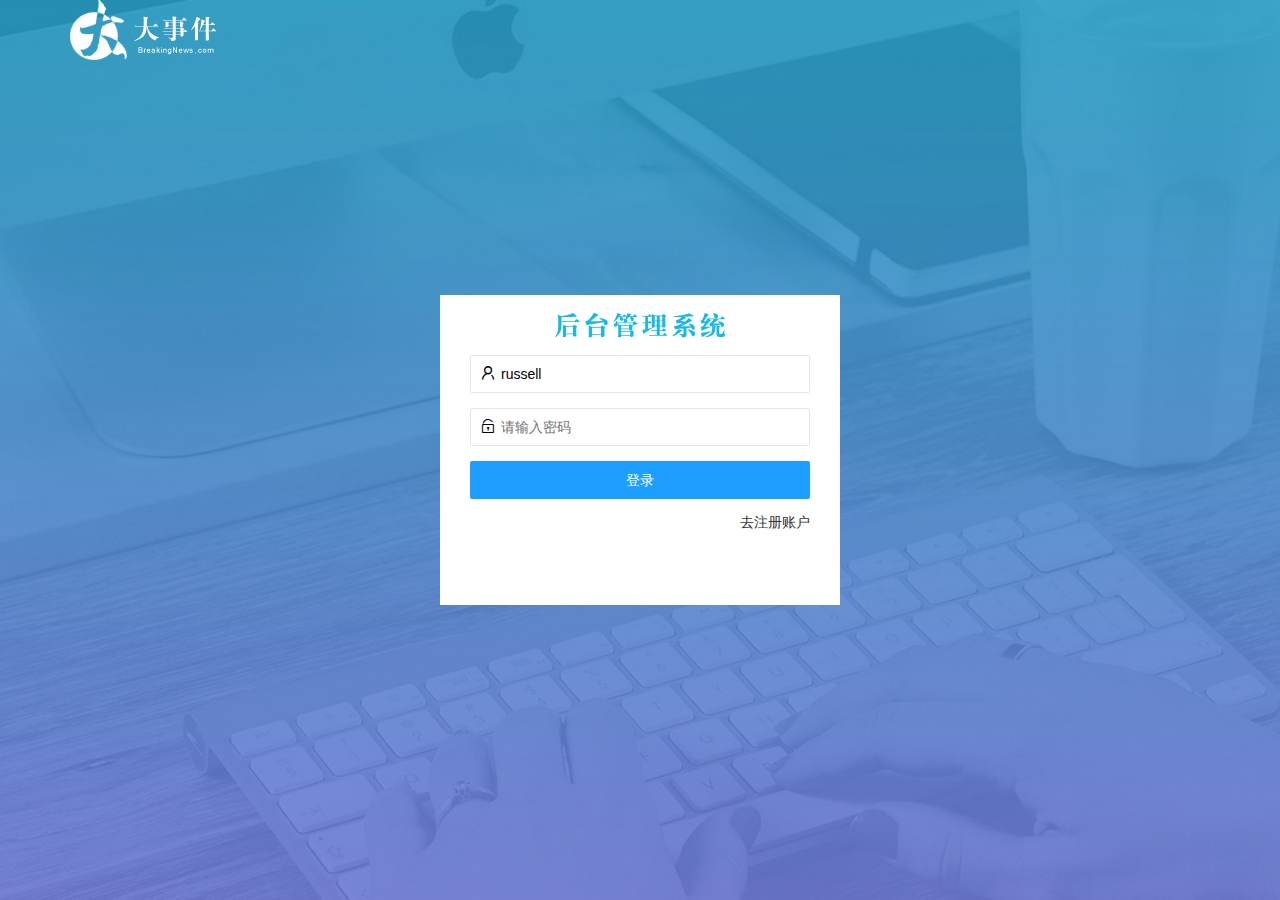
<file: login.html>
<!doctype html>
<html lang="en">
<head>
    <meta charset="UTF-8">
    <meta name="viewport"
          content="width=device-width, user-scalable=no, initial-scale=1.0, maximum-scale=1.0, minimum-scale=1.0">
    <meta http-equiv="X-UA-Compatible" content="ie=edge">
    <title>Document</title>
    <!--  导入layui样式-->
    <link rel="stylesheet" href="./css/layui.css">
    <!-- 导入自己的样式-->
    <link rel="stylesheet" href="./css/login.css">
</head>
<body>

<!--login 区域-->
<div class="layui-main">
    <img src="images/logo.png" alt="">
</div>
<!--登录注册-->
<div class="login-and-register">
    <!--    title-->
    <div class="title"></div>
    <!-- 登录-->
     <div class="login-box">
         <form class="layui-form "  id="form-login">
             <!-- 账户-->
             <div class="layui-form-item">
                 <i class="layui-icon layui-icon-username"></i>
                 <input type="text" name="username"  value ="russell" required lay-verify="required" placeholder="请输入用户名" autocomplete="off"
                        class="layui-input">
             </div>
             <!-- 密码-->
             <div class="layui-form-item">
                 <i class="layui-icon layui-icon-password"></i>
                 <input type="password" name="password" required lay-verify="required" placeholder="请输入密码" autocomplete="off"
                        class="layui-input">
             </div>
             <!-- 登录按钮-->
             <div class="layui-form-item">
                 <button class="layui-btn layui-btn-fluid  layui-btn-normal" lay-submit lay-filter="formDemo">登录</button>
             </div>
             <div class="layui-form-item links">
                 <a id="register-btn" href="JavaScript:;">去注册账户</a>
             </div>
         </form>
     </div>
    <!-- 注册-->
     <div class="regster-box">
         <form class="layui-form " id="form-register">
             <!-- 账户-->
             <div class="layui-form-item">
                 <i class="layui-icon layui-icon-username"></i>
                 <input type="text" name="username" required lay-verify="username" placeholder="请输入用户名" autocomplete="off"
                        class="layui-input">
             </div>
             <!-- 密码1-->
             <div class="layui-form-item">
                 <i class="layui-icon layui-icon-password"></i>
                 <input type="password" name="password" required lay-verify="required" placeholder="请输入密码" autocomplete="off"
                        class="layui-input">
             </div>
             <!-- 密码2-->
             <div class="layui-form-item">
                 <i class="layui-icon layui-icon-password"></i>
                 <input type="password" name="repassword" required lay-verify="repassword" placeholder="请输入密码" autocomplete="off"
                        class="layui-input">
             </div>
             <!-- 登录按钮-->
             <div class="layui-form-item">
                 <button  class="layui-btn layui-btn-fluid  layui-btn-normal" lay-submit lay-filter="formDemo">注册</button>
             </div>
             <div class="layui-form-item links">
                 <a id="login-btn" href="JavaScript:;">去登录</a>
             </div>

         </form>
     </div>
</div>

<!--导入layui-->
<script src="layui.all.js"></script>
<!--导入jquery-->
<script src="./lib/jquery-3.5.1.js"></script>
<!--导入base api-->
<script src="./js/baseApi.js"></script>
<!--导入自己的js-->
<script src="./js/login.js"></script>

</body>
</html>
</file>
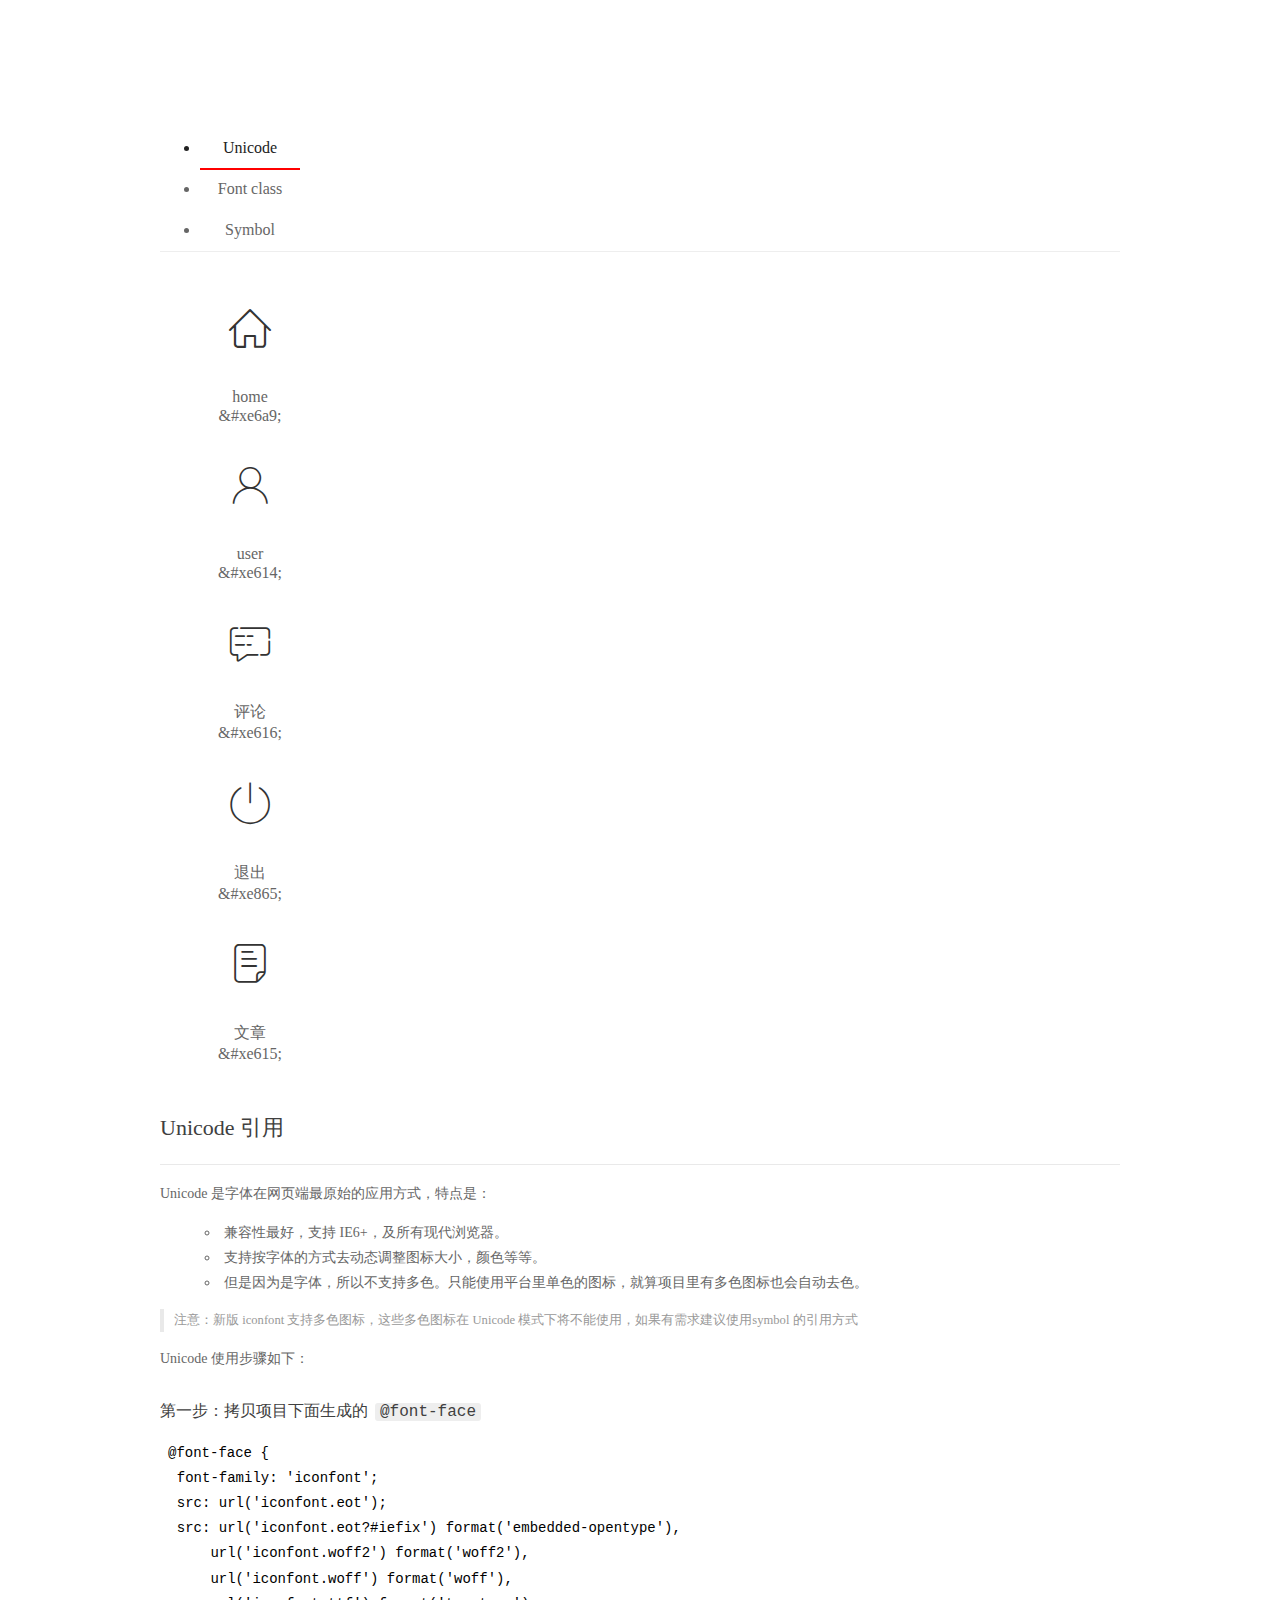
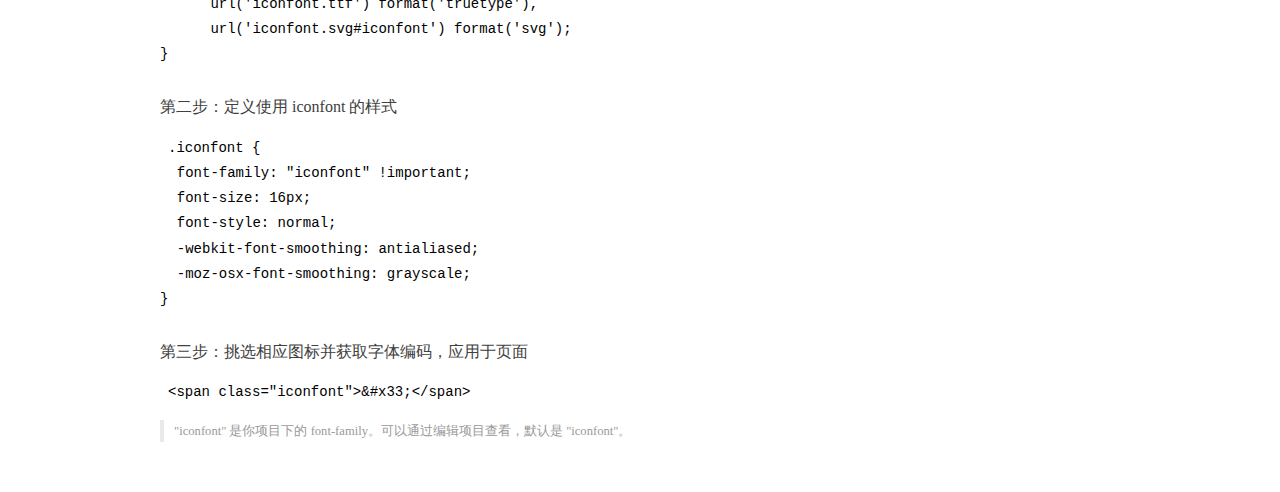
<file: fonts/demo_index.html>
<!DOCTYPE html>
<html>
<head>
  <meta charset="utf-8"/>
  <title>IconFont Demo</title>
  <link rel="shortcut icon" href="https://gtms04.alicdn.com/tps/i4/TB1_oz6GVXXXXaFXpXXJDFnIXXX-64-64.ico" type="image/x-icon"/>
  <link rel="stylesheet" href="https://g.alicdn.com/thx/cube/1.3.2/cube.min.css">
  <link rel="stylesheet" href="demo.css">
  <link rel="stylesheet" href="iconfont.css">
  <script src="iconfont.js"></script>
  <!-- jQuery -->
  <script src="https://a1.alicdn.com/oss/uploads/2018/12/26/7bfddb60-08e8-11e9-9b04-53e73bb6408b.js"></script>
  <!-- 代码高亮 -->
  <script src="https://a1.alicdn.com/oss/uploads/2018/12/26/a3f714d0-08e6-11e9-8a15-ebf944d7534c.js"></script>
</head>
<body>
  <div class="main">
    <h1 class="logo"><a href="https://www.iconfont.cn/" title="iconfont 首页" target="_blank">&#xe86b;</a></h1>
    <div class="nav-tabs">
      <ul id="tabs" class="dib-box">
        <li class="dib active"><span>Unicode</span></li>
        <li class="dib"><span>Font class</span></li>
        <li class="dib"><span>Symbol</span></li>
      </ul>
      
    </div>
    <div class="tab-container">
      <div class="content unicode" style="display: block;">
          <ul class="icon_lists dib-box">
          
            <li class="dib">
              <span class="icon iconfont">&#xe6a9;</span>
                <div class="name">home</div>
                <div class="code-name">&amp;#xe6a9;</div>
              </li>
          
            <li class="dib">
              <span class="icon iconfont">&#xe614;</span>
                <div class="name">user</div>
                <div class="code-name">&amp;#xe614;</div>
              </li>
          
            <li class="dib">
              <span class="icon iconfont">&#xe616;</span>
                <div class="name">评论</div>
                <div class="code-name">&amp;#xe616;</div>
              </li>
          
            <li class="dib">
              <span class="icon iconfont">&#xe865;</span>
                <div class="name">退出</div>
                <div class="code-name">&amp;#xe865;</div>
              </li>
          
            <li class="dib">
              <span class="icon iconfont">&#xe615;</span>
                <div class="name">文章</div>
                <div class="code-name">&amp;#xe615;</div>
              </li>
          
          </ul>
          <div class="article markdown">
          <h2 id="unicode-">Unicode 引用</h2>
          <hr>

          <p>Unicode 是字体在网页端最原始的应用方式，特点是：</p>
          <ul>
            <li>兼容性最好，支持 IE6+，及所有现代浏览器。</li>
            <li>支持按字体的方式去动态调整图标大小，颜色等等。</li>
            <li>但是因为是字体，所以不支持多色。只能使用平台里单色的图标，就算项目里有多色图标也会自动去色。</li>
          </ul>
          <blockquote>
            <p>注意：新版 iconfont 支持多色图标，这些多色图标在 Unicode 模式下将不能使用，如果有需求建议使用symbol 的引用方式</p>
          </blockquote>
          <p>Unicode 使用步骤如下：</p>
          <h3 id="-font-face">第一步：拷贝项目下面生成的 <code>@font-face</code></h3>
<pre><code class="language-css"
>@font-face {
  font-family: 'iconfont';
  src: url('iconfont.eot');
  src: url('iconfont.eot?#iefix') format('embedded-opentype'),
      url('iconfont.woff2') format('woff2'),
      url('iconfont.woff') format('woff'),
      url('iconfont.ttf') format('truetype'),
      url('iconfont.svg#iconfont') format('svg');
}
</code></pre>
          <h3 id="-iconfont-">第二步：定义使用 iconfont 的样式</h3>
<pre><code class="language-css"
>.iconfont {
  font-family: "iconfont" !important;
  font-size: 16px;
  font-style: normal;
  -webkit-font-smoothing: antialiased;
  -moz-osx-font-smoothing: grayscale;
}
</code></pre>
          <h3 id="-">第三步：挑选相应图标并获取字体编码，应用于页面</h3>
<pre>
<code class="language-html"
>&lt;span class="iconfont"&gt;&amp;#x33;&lt;/span&gt;
</code></pre>
          <blockquote>
            <p>"iconfont" 是你项目下的 font-family。可以通过编辑项目查看，默认是 "iconfont"。</p>
          </blockquote>
          </div>
      </div>
      <div class="content font-class">
        <ul class="icon_lists dib-box">
          
          <li class="dib">
            <span class="icon iconfont icon-home"></span>
            <div class="name">
              home
            </div>
            <div class="code-name">.icon-home
            </div>
          </li>
          
          <li class="dib">
            <span class="icon iconfont icon-user"></span>
            <div class="name">
              user
            </div>
            <div class="code-name">.icon-user
            </div>
          </li>
          
          <li class="dib">
            <span class="icon iconfont icon-pinglun"></span>
            <div class="name">
              评论
            </div>
            <div class="code-name">.icon-pinglun
            </div>
          </li>
          
          <li class="dib">
            <span class="icon iconfont icon-tuichu"></span>
            <div class="name">
              退出
            </div>
            <div class="code-name">.icon-tuichu
            </div>
          </li>
          
          <li class="dib">
            <span class="icon iconfont icon-16"></span>
            <div class="name">
              文章
            </div>
            <div class="code-name">.icon-16
            </div>
          </li>
          
        </ul>
        <div class="article markdown">
        <h2 id="font-class-">font-class 引用</h2>
        <hr>

        <p>font-class 是 Unicode 使用方式的一种变种，主要是解决 Unicode 书写不直观，语意不明确的问题。</p>
        <p>与 Unicode 使用方式相比，具有如下特点：</p>
        <ul>
          <li>兼容性良好，支持 IE8+，及所有现代浏览器。</li>
          <li>相比于 Unicode 语意明确，书写更直观。可以很容易分辨这个 icon 是什么。</li>
          <li>因为使用 class 来定义图标，所以当要替换图标时，只需要修改 class 里面的 Unicode 引用。</li>
          <li>不过因为本质上还是使用的字体，所以多色图标还是不支持的。</li>
        </ul>
        <p>使用步骤如下：</p>
        <h3 id="-fontclass-">第一步：引入项目下面生成的 fontclass 代码：</h3>
<pre><code class="language-html">&lt;link rel="stylesheet" href="./iconfont.css"&gt;
</code></pre>
        <h3 id="-">第二步：挑选相应图标并获取类名，应用于页面：</h3>
<pre><code class="language-html">&lt;span class="iconfont icon-xxx"&gt;&lt;/span&gt;
</code></pre>
        <blockquote>
          <p>"
            iconfont" 是你项目下的 font-family。可以通过编辑项目查看，默认是 "iconfont"。</p>
        </blockquote>
      </div>
      </div>
      <div class="content symbol">
          <ul class="icon_lists dib-box">
          
            <li class="dib">
                <svg class="icon svg-icon" aria-hidden="true">
                  <use xlink:href="#icon-home"></use>
                </svg>
                <div class="name">home</div>
                <div class="code-name">#icon-home</div>
            </li>
          
            <li class="dib">
                <svg class="icon svg-icon" aria-hidden="true">
                  <use xlink:href="#icon-user"></use>
                </svg>
                <div class="name">user</div>
                <div class="code-name">#icon-user</div>
            </li>
          
            <li class="dib">
                <svg class="icon svg-icon" aria-hidden="true">
                  <use xlink:href="#icon-pinglun"></use>
                </svg>
                <div class="name">评论</div>
                <div class="code-name">#icon-pinglun</div>
            </li>
          
            <li class="dib">
                <svg class="icon svg-icon" aria-hidden="true">
                  <use xlink:href="#icon-tuichu"></use>
                </svg>
                <div class="name">退出</div>
                <div class="code-name">#icon-tuichu</div>
            </li>
          
            <li class="dib">
                <svg class="icon svg-icon" aria-hidden="true">
                  <use xlink:href="#icon-16"></use>
                </svg>
                <div class="name">文章</div>
                <div class="code-name">#icon-16</div>
            </li>
          
          </ul>
          <div class="article markdown">
          <h2 id="symbol-">Symbol 引用</h2>
          <hr>

          <p>这是一种全新的使用方式，应该说这才是未来的主流，也是平台目前推荐的用法。相关介绍可以参考这篇<a href="">文章</a>
            这种用法其实是做了一个 SVG 的集合，与另外两种相比具有如下特点：</p>
          <ul>
            <li>支持多色图标了，不再受单色限制。</li>
            <li>通过一些技巧，支持像字体那样，通过 <code>font-size</code>, <code>color</code> 来调整样式。</li>
            <li>兼容性较差，支持 IE9+，及现代浏览器。</li>
            <li>浏览器渲染 SVG 的性能一般，还不如 png。</li>
          </ul>
          <p>使用步骤如下：</p>
          <h3 id="-symbol-">第一步：引入项目下面生成的 symbol 代码：</h3>
<pre><code class="language-html">&lt;script src="./iconfont.js"&gt;&lt;/script&gt;
</code></pre>
          <h3 id="-css-">第二步：加入通用 CSS 代码（引入一次就行）：</h3>
<pre><code class="language-html">&lt;style&gt;
.icon {
  width: 1em;
  height: 1em;
  vertical-align: -0.15em;
  fill: currentColor;
  overflow: hidden;
}
&lt;/style&gt;
</code></pre>
          <h3 id="-">第三步：挑选相应图标并获取类名，应用于页面：</h3>
<pre><code class="language-html">&lt;svg class="icon" aria-hidden="true"&gt;
  &lt;use xlink:href="#icon-xxx"&gt;&lt;/use&gt;
&lt;/svg&gt;
</code></pre>
          </div>
      </div>

    </div>
  </div>
  <script>
  $(document).ready(function () {
      $('.tab-container .content:first').show()

      $('#tabs li').click(function (e) {
        var tabContent = $('.tab-container .content')
        var index = $(this).index()

        if ($(this).hasClass('active')) {
          return
        } else {
          $('#tabs li').removeClass('active')
          $(this).addClass('active')

          tabContent.hide().eq(index).fadeIn()
        }
      })
    })
  </script>
</body>
</html>
</file>
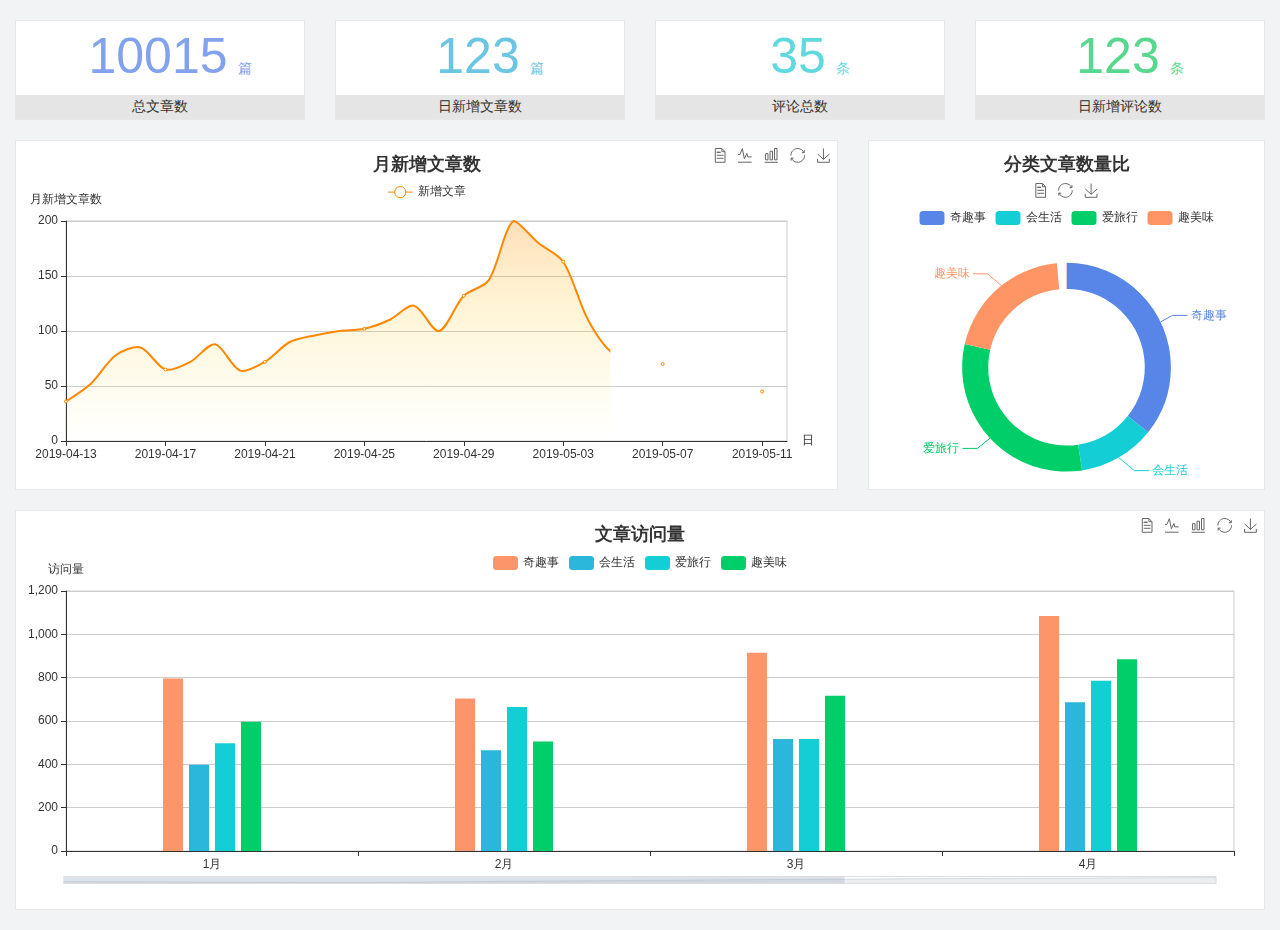
<file: home/dashboard.html>
<!DOCTYPE html>
<html lang="en">

<head>
  <meta charset="UTF-8">
  <meta name="viewport" content="width=device-width, initial-scale=1.0">
  <meta http-equiv="X-UA-Compatible" content="ie=edge">
  <title>图表统计</title>
  <link rel="stylesheet" href="../css/lib/bootstrap.css" />
  <link rel="stylesheet" href="../css/lib/main.css" />
  <script src="../lib/jquery-3.5.1.js"></script>
  <script type="text/javascript" src="../css/lib/echarts.min.js"></script>
</head>

<body>
  <div class="container-fluid">
    <div class="row spannel_list">
      <div class="col-sm-3 col-xs-6">
        <div class="spannel">
          <em>10015</em><span>篇</span>
          <b>总文章数</b>
        </div>
      </div>
      <div class="col-sm-3 col-xs-6">
        <div class="spannel scolor01">
          <em>123</em><span>篇</span>
          <b>日新增文章数</b>
        </div>
      </div>
      <div class="col-sm-3 col-xs-6">
        <div class="spannel scolor02">
          <em>35</em><span>条</span>
          <b>评论总数</b>
        </div>
      </div>
      <div class="col-sm-3 col-xs-6">
        <div class="spannel scolor03">
          <em>123</em><span>条</span>
          <b>日新增评论数</b>
        </div>
      </div>
    </div>
  </div>

  <div class="container-fluid">
    <div class="row curve-pie">
      <div class="col-lg-8 col-md-8">
        <div class="gragh_pannel" id="curve_show"></div>
      </div>
      <div class="col-lg-4 col-md-4">
        <div class="gragh_pannel" id="pie_show"></div>
      </div>
    </div>
  </div>

  <div class="container-fluid">
    <div class="column_pannel" id="column_show"></div>
  </div>

  <script>
    var oChart = echarts.init(document.getElementById('curve_show'));
    var aList_all = [
      { 'count': 36, 'date': '2019-04-13' },
      { 'count': 52, 'date': '2019-04-14' },
      { 'count': 78, 'date': '2019-04-15' },
      { 'count': 85, 'date': '2019-04-16' },
      { 'count': 65, 'date': '2019-04-17' },
      { 'count': 72, 'date': '2019-04-18' },
      { 'count': 88, 'date': '2019-04-19' },
      { 'count': 64, 'date': '2019-04-20' },
      { 'count': 72, 'date': '2019-04-21' },
      { 'count': 90, 'date': '2019-04-22' },
      { 'count': 96, 'date': '2019-04-23' },
      { 'count': 100, 'date': '2019-04-24' },
      { 'count': 102, 'date': '2019-04-25' },
      { 'count': 110, 'date': '2019-04-26' },
      { 'count': 123, 'date': '2019-04-27' },
      { 'count': 100, 'date': '2019-04-28' },
      { 'count': 132, 'date': '2019-04-29' },
      { 'count': 146, 'date': '2019-04-30' },
      { 'count': 200, 'date': '2019-05-01' },
      { 'count': 180, 'date': '2019-05-02' },
      { 'count': 163, 'date': '2019-05-03' },
      { 'count': 110, 'date': '2019-05-04' },
      { 'count': 80, 'date': '2019-05-05' },
      { 'count': 82, 'date': '2019-05-06' },
      { 'count': 70, 'date': '2019-05-07' },
      { 'count': 65, 'date': '2019-05-08' },
      { 'count': 54, 'date': '2019-05-09' },
      { 'count': 40, 'date': '2019-05-10' },
      { 'count': 45, 'date': '2019-05-11' },
      { 'count': 38, 'date': '2019-05-12' },
    ];

    let aCount = [];
    let aDate = [];

    for (var i = 0; i < aList_all.length; i++) {
      aCount.push(aList_all[i].count);
      aDate.push(aList_all[i].date);
    }

    var chartopt = {
      title: {
        text: '月新增文章数',
        left: 'center',
        top: '10'
      },
      tooltip: {
        trigger: 'axis'
      },
      legend: {
        data: ['新增文章'],
        top: '40'
      },
      toolbox: {
        show: true,
        feature: {
          mark: { show: true },
          dataView: { show: true, readOnly: false },
          magicType: { show: true, type: ['line', 'bar'] },
          restore: { show: true },
          saveAsImage: { show: true }
        }
      },
      calculable: true,
      xAxis: [
        {
          name: '日',
          type: 'category',
          boundaryGap: false,
          data: aDate
        }
      ],
      yAxis: [
        {
          name: '月新增文章数',
          type: 'value'
        }
      ],
      series: [
        {
          name: '新增文章',
          type: 'line',
          smooth: true,
          itemStyle: { normal: { areaStyle: { type: 'default' }, color: '#f80' }, lineStyle: { color: '#f80' } },
          data: aCount
        }],
      areaStyle: {
        normal: {
          color: new echarts.graphic.LinearGradient(0, 0, 0, 1, [{
            offset: 0,
            color: 'rgba(255,136,0,0.39)'
          }, {
            offset: .34,
            color: 'rgba(255,180,0,0.25)'
          }, {
            offset: 1,
            color: 'rgba(255,222,0,0.00)'
          }])

        }
      },
      grid: {
        show: true,
        x: 50,
        x2: 50,
        y: 80,
        height: 220
      }
    };

    oChart.setOption(chartopt);


    var oPie = echarts.init(document.getElementById('pie_show'));
    var oPieopt =
    {
      title: {
        top: 10,
        text: '分类文章数量比',
        x: 'center'
      },
      tooltip: {
        trigger: 'item',
        formatter: "{a} <br/>{b} : {c} ({d}%)"
      },
      color: ['#5885e8', '#13cfd5', '#00ce68', '#ff9565'],
      legend: {
        x: 'center',
        top: 65,
        data: ['奇趣事', '会生活', '爱旅行', '趣美味']
      },
      toolbox: {
        show: true,
        x: 'center',
        top: 35,
        feature: {
          mark: { show: true },
          dataView: { show: true, readOnly: false },
          magicType: {
            show: true,
            type: ['pie', 'funnel'],
            option: {
              funnel: {
                x: '25%',
                width: '50%',
                funnelAlign: 'left',
                max: 1548
              }
            }
          },
          restore: { show: true },
          saveAsImage: { show: true }
        }
      },
      calculable: true,
      series: [
        {
          name: '访问来源',
          type: 'pie',
          radius: ['45%', '60%'],
          center: ['50%', '65%'],
          data: [
            { value: 300, name: '奇趣事' },
            { value: 100, name: '会生活' },
            { value: 260, name: '爱旅行' },
            { value: 180, name: '趣美味' }
          ]
        }
      ]
    };
    oPie.setOption(oPieopt);



    var oColumn = this.echarts.init(document.getElementById('column_show'));
    var oColumnopt =
    {
      title: {
        text: '文章访问量',
        left: 'center',
        top: '10'
      },
      tooltip: {
        trigger: 'axis'
      },
      legend: {
        data: ['奇趣事', '会生活', '爱旅行', '趣美味'],
        top: '40'
      },
      toolbox: {
        show: true,
        feature: {
          mark: { show: true },
          dataView: { show: true, readOnly: false },
          magicType: { show: true, type: ['line', 'bar'] },
          restore: { show: true },
          saveAsImage: { show: true }
        }
      },
      calculable: true,
      xAxis: [
        {
          type: 'category',
          data: ['1月', '2月', '3月', '4月', '5月']
        }
      ],
      yAxis: [
        {
          name: '访问量',
          type: 'value'
        }
      ],
      series: [
        {
          name: '奇趣事',
          type: 'bar',
          barWidth: 20,
          itemStyle: {
            normal: { areaStyle: { type: 'default' }, color: '#fd956a' }
          },
          data: [800, 708, 920, 1090, 1200]
        },
        {
          name: '会生活',
          type: 'bar',
          barWidth: 20,
          itemStyle: {
            normal: { areaStyle: { type: 'default' }, color: '#2bb6db' }
          },
          data: [400, 468, 520, 690, 800]
        },
        {
          name: '爱旅行',
          type: 'bar',
          barWidth: 20,
          itemStyle: {
            normal: { areaStyle: { type: 'default' }, color: '#13cfd5' }
          },
          data: [500, 668, 520, 790, 900]
        },
        {
          name: '趣美味',
          type: 'bar',
          barWidth: 20,
          itemStyle: {
            normal: { areaStyle: { type: 'default' }, color: '#00ce68' }
          },
          data: [600, 508, 720, 890, 1000]
        }
      ],
      grid: {
        show: true,
        x: 50,
        x2: 30,
        y: 80,
        height: 260
      },
      dataZoom: [//给x轴设置滚动条
        {
          start: 0,//默认为0
          end: 100 - 1000 / 31,//默认为100
          type: 'slider',
          show: true,
          xAxisIndex: [0],
          handleSize: 0,//滑动条的 左右2个滑动条的大小
          height: 8,//组件高度
          left: 45, //左边的距离
          right: 50,//右边的距离
          bottom: 26,//右边的距离
          handleColor: '#ddd',//h滑动图标的颜色
          handleStyle: {
            borderColor: "#cacaca",
            borderWidth: "1",
            shadowBlur: 2,
            background: "#ddd",
            shadowColor: "#ddd",
          }
        }]
    };
    oColumn.setOption(oColumnopt);
  </script>
</body>

</html>
</file>
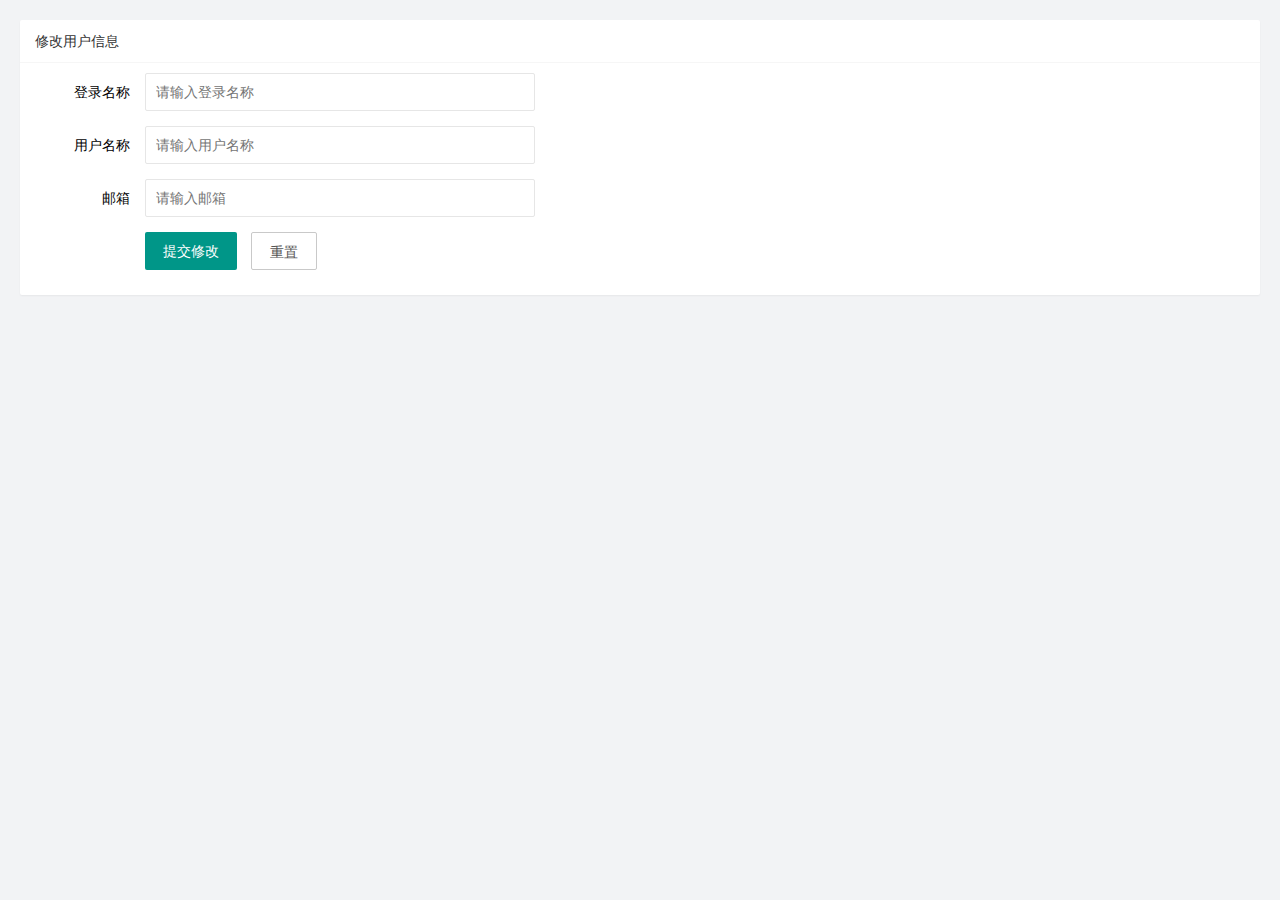
<file: user/user.html>
<!doctype html>
<html lang="en">
<head>
    <meta charset="UTF-8">
    <meta name="viewport"
          content="width=device-width, user-scalable=no, initial-scale=1.0, maximum-scale=1.0, minimum-scale=1.0">
    <meta http-equiv="X-UA-Compatible" content="ie=edge">
    <title>Document</title>
<!--      导入layui样式-->
    <link rel="stylesheet" href="../css/layui.css">
<!--    导入自己的样式-->
    <link rel="stylesheet" href="../css/user/user.css">
</head>
<body>
<!--卡片区域-->
<div class="layui-card">
    <div class="layui-card-header">修改用户信息</div>
    <div class="layui-card-body">
<!--        导入form表单-->
        <form class="layui-form" lay-filter="formUserInfor">
            <input type="hidden" name="id">
            <div class="layui-form-item">
                <label class="layui-form-label">登录名称</label>
                <div class="layui-input-block">
                    <input type="text" name="username" required  lay-verify="required" readonly placeholder="请输入登录名称"  autocomplete="off" class="layui-input">
                </div>
            </div>
            <div class="layui-form-item">
                <label class="layui-form-label">用户名称</label>
                <div class="layui-input-block">
                    <input type="text" name="nickname" required  lay-verify="required|nickname" placeholder="请输入用户名称" autocomplete="off" class="layui-input">
                </div>
            </div>
            <div class="layui-form-item">
                <label class="layui-form-label">邮箱</label>
                <div class="layui-input-block">
                    <input type="text" name="email" required  lay-verify="required|email" placeholder="请输入邮箱" autocomplete="off" class="layui-input">
                </div>
            </div>
            <div class="layui-form-item">
                <div class="layui-input-block">
                    <button class="layui-btn" lay-submit lay-filter="formDemo">提交修改</button>
                    <button type="reset" class="layui-btn layui-btn-primary btnRest">重置</button>
                </div>
            </div>
        </form>
    </div>
</div>
<!--导入layui-js-->
<script src="../layui.all.js"></script>
<!--导入jquery-->
<script src="../lib/jquery-3.5.1.js"></script>
<!--导入baseUrl-->
<script src="../js/baseApi.js"></script>
<!--导入自己的js-->
<script src="../js/user/user_infor.js"></script>
</body>
</html>
</file>
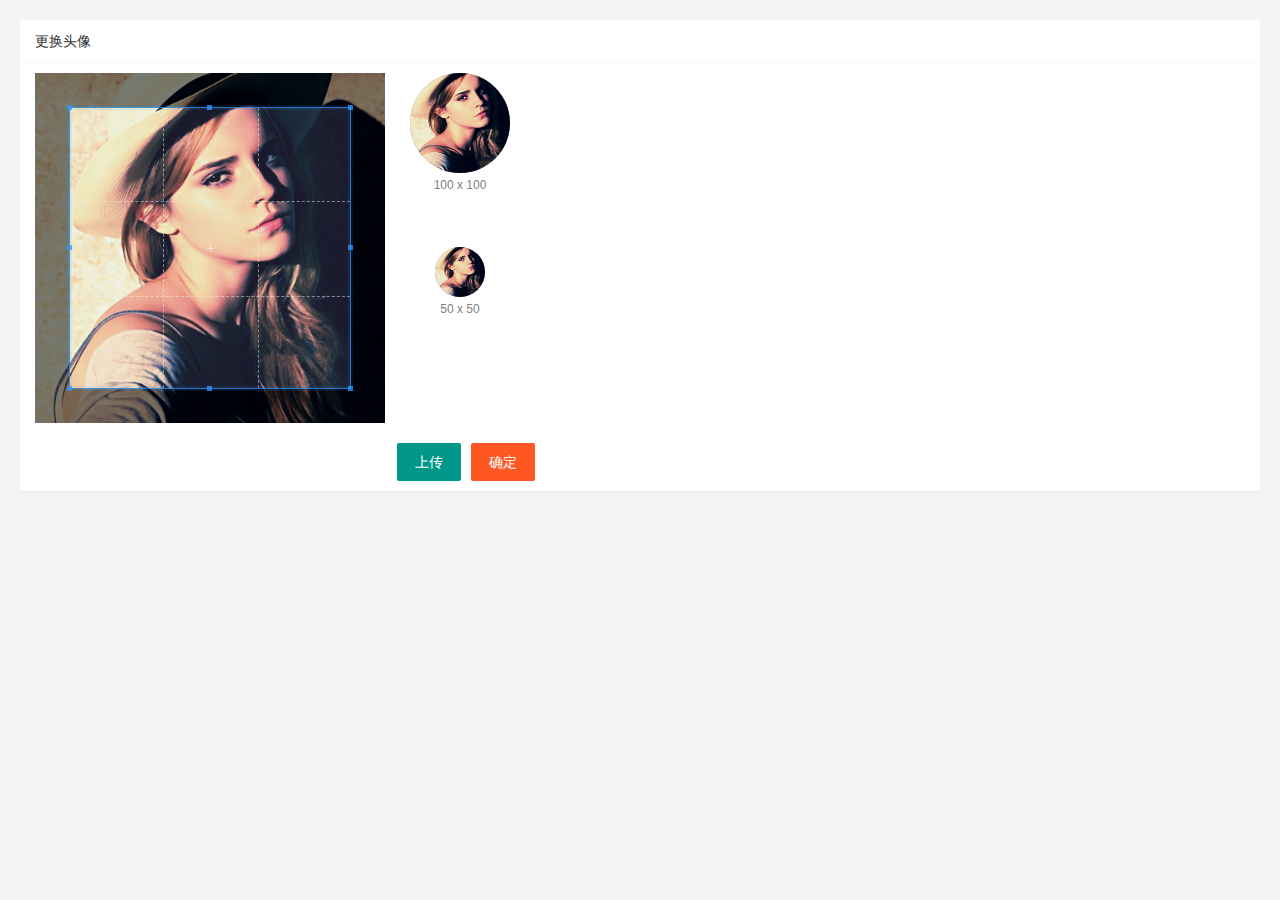
<file: user/user_avatar.html>
<!doctype html>
<html lang="en">
<head>
    <meta charset="UTF-8">
    <meta name="viewport"
          content="width=device-width, user-scalable=no, initial-scale=1.0, maximum-scale=1.0, minimum-scale=1.0">
    <meta http-equiv="X-UA-Compatible" content="ie=edge">
    <title>Document</title>
    <link rel="stylesheet" href="../css/layui.css">
    <link rel="stylesheet" href="../assets/lib/cropper/cropper.css"/>
    <link rel="stylesheet" href="../css/user/user_avatar.css">
</head>
<body>

<div class="layui-card">
    <div class="layui-card-header">更换头像</div>
    <div class="layui-card-body">
        <!-- 第一行的图片裁剪和预览区域 -->
        <div class="row1"> <!-- 图片裁剪区域 -->
            <div class="cropper-box"> <!-- 这个 img 标签很重要，将来会把它初始化为裁剪区域 -->
                <img id="image" src="../assets/images/sample.jpg"/></div> <!-- 图片的预览区域 -->
            <div class="preview-box">
                <div> <!-- 宽高为 100px 的预览区域 -->
                    <div class="img-preview w100"></div>
                    <p class="size">100 x 100</p></div>
                <div> <!-- 宽高为 50px 的预览区域 -->
                    <div class="img-preview w50"></div>
                    <p class="size">50 x 50</p></div>
            </div>
        </div> <!-- 第二行的按钮区域 -->
        <div class="row2">
            <input type="file" id="file" accept="image/png,image/jpeg">
            <button type="button" class="layui-btn" id="btnUploadFile">上传</button>
            <button type="button" class="layui-btn layui-btn-danger btnUpload">确定</button>
        </div>
    </div>
</div>


<!--layui-->

<script src="../layui.all.js"></script>
<!--jquery-->
<script src="../lib/jquery-3.5.1.js"></script>
<script src="../assets/lib/cropper/Cropper.js"></script>
<script src="../assets/lib/cropper/jquery-cropper.js"></script>
<!--base -->
<script src="../js/baseApi.js"></script>
<!--导入自己的 js-->
<script src="../js/user/user_avatar.js"></script>
</body>
</html>
</file>
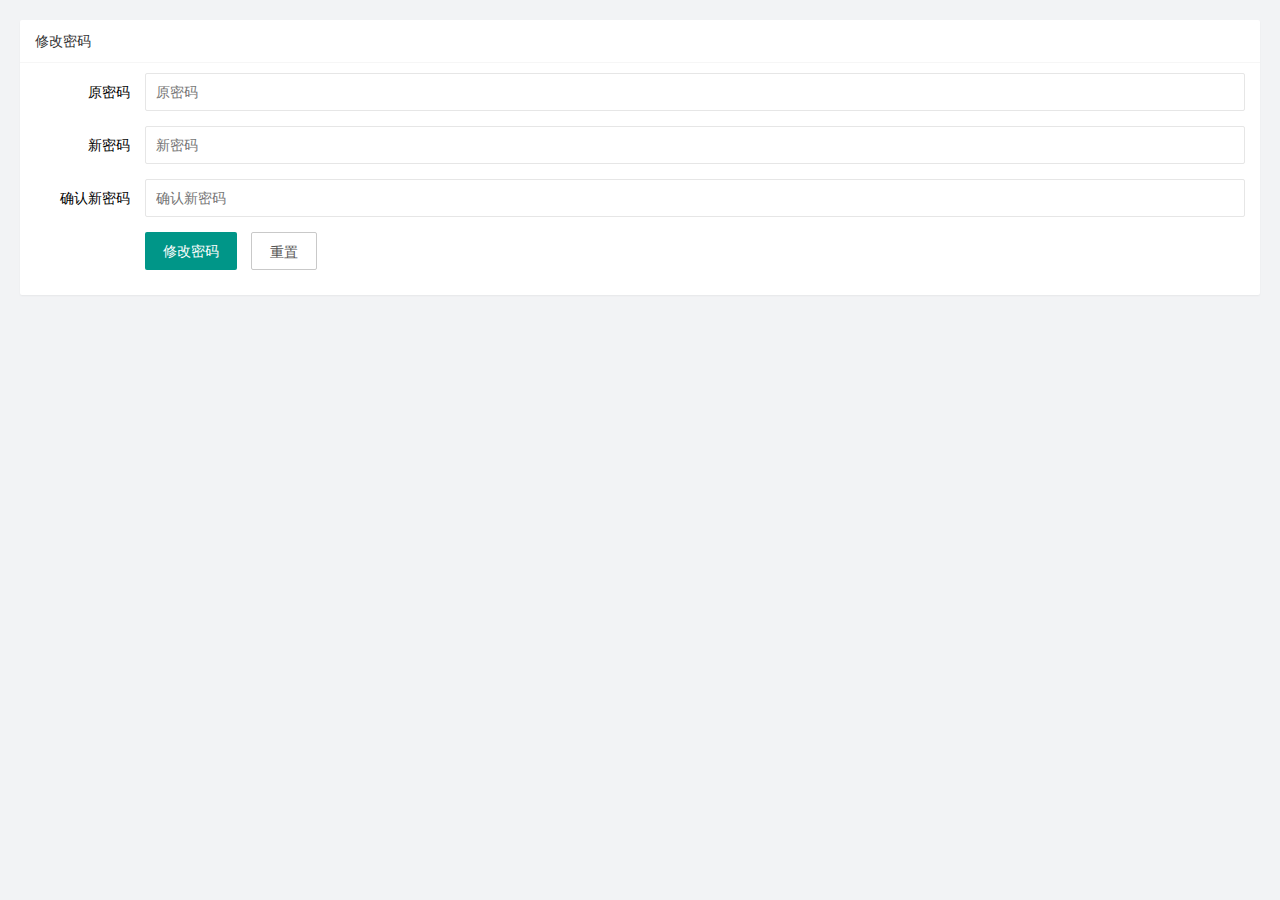
<file: user/user_password.html>
<!doctype html>
<html lang="en">
<head>
    <meta charset="UTF-8">
    <meta name="viewport"
          content="width=device-width, user-scalable=no, initial-scale=1.0, maximum-scale=1.0, minimum-scale=1.0">
    <meta http-equiv="X-UA-Compatible" content="ie=edge">
    <title>Document</title>
    <link rel="stylesheet" href="../css/layui.css">
    <link rel="stylesheet" href="../css/user/user_password.css">
</head>
<body>
<div class="layui-card">
    <div class="layui-card-header">修改密码</div>
    <div class="layui-card-body">
        <form class="layui-form" action="">
            <div class="layui-form-item">
                <label class="layui-form-label">原密码</label>
                <div class="layui-input-block">
                    <input type="password" name="oldPwd" required  lay-verify="required|pass" placeholder="原密码" autocomplete="off" class="layui-input">
                </div>
            </div>
            <div class="layui-form-item">
                <label class="layui-form-label">新密码</label>
                <div class="layui-input-block">
                    <input type="password" name="newPwd" required  lay-verify="required|pass|samePwd" placeholder="新密码" autocomplete="off" class="layui-input">
                </div>
            </div>
            <div class="layui-form-item">
                <label class="layui-form-label">确认新密码</label>
                <div class="layui-input-block">
                    <input type="password" name="newPwd2" required  lay-verify="required|pass|rePwd" placeholder="确认新密码" autocomplete="off" class="layui-input">
                </div>
            </div>
            <div class="layui-form-item">
                <div class="layui-input-block">
                    <button class="layui-btn" lay-submit lay-filter="formDemo">修改密码</button>
                    <button type="reset" class="layui-btn layui-btn-primary">重置</button>
                </div>
            </div>
        </form>
    </div>
</div>

<!--layui js-->
<script src="../layui.all.js"></script>
<!--jquery js-->
<script src="../lib/jquery-3.5.1.js"></script>
<!--base api-->
<script src="../js/baseApi.js"></script>
<!--自己的 js-->
<script src="../js/user/user_pwd.js"></script>
</body>
</html>
</file>
<file: css/layui.css>
/** layui-v2.5.6 MIT License By https://www.layui.com */
 .layui-inline,img{display:inline-block;vertical-align:middle}h1,h2,h3,h4,h5,h6{font-weight:400}.layui-edge,.layui-header,.layui-inline,.layui-main{position:relative}.layui-body,.layui-edge,.layui-elip{overflow:hidden}.layui-btn,.layui-edge,.layui-inline,img{vertical-align:middle}.layui-btn,.layui-disabled,.layui-icon,.layui-unselect{-moz-user-select:none;-webkit-user-select:none;-ms-user-select:none}.layui-elip,.layui-form-checkbox span,.layui-form-pane .layui-form-label{text-overflow:ellipsis;white-space:nowrap}.layui-breadcrumb,.layui-tree-btnGroup{visibility:hidden}blockquote,body,button,dd,div,dl,dt,form,h1,h2,h3,h4,h5,h6,input,li,ol,p,pre,td,textarea,th,ul{margin:0;padding:0;-webkit-tap-highlight-color:rgba(0,0,0,0)}a:active,a:hover{outline:0}img{border:none}li{list-style:none}table{border-collapse:collapse;border-spacing:0}h4,h5,h6{font-size:100%}button,input,optgroup,option,select,textarea{font-family:inherit;font-size:inherit;font-style:inherit;font-weight:inherit;outline:0}pre{white-space:pre-wrap;white-space:-moz-pre-wrap;white-space:-pre-wrap;white-space:-o-pre-wrap;word-wrap:break-word}body{line-height:24px;font:14px Helvetica Neue,Helvetica,PingFang SC,Tahoma,Arial,sans-serif}hr{height:1px;margin:10px 0;border:0;clear:both}a{color:#333;text-decoration:none}a:hover{color:#777}a cite{font-style:normal;*cursor:pointer}.layui-border-box,.layui-border-box *{box-sizing:border-box}.layui-box,.layui-box *{box-sizing:content-box}.layui-clear{clear:both;*zoom:1}.layui-clear:after{content:'\20';clear:both;*zoom:1;display:block;height:0}.layui-inline{*display:inline;*zoom:1}.layui-edge{display:inline-block;width:0;height:0;border-width:6px;border-style:dashed;border-color:transparent}.layui-edge-top{top:-4px;border-bottom-color:#999;border-bottom-style:solid}.layui-edge-right{border-left-color:#999;border-left-style:solid}.layui-edge-bottom{top:2px;border-top-color:#999;border-top-style:solid}.layui-edge-left{border-right-color:#999;border-right-style:solid}.layui-disabled,.layui-disabled:hover{color:#d2d2d2!important;cursor:not-allowed!important}.layui-circle{border-radius:100%}.layui-show{display:block!important}.layui-hide{display:none!important}@font-face{font-family:layui-icon;src:url(../font/iconfont.eot?v=256);src:url(../font/iconfont.eot?v=256#iefix) format('embedded-opentype'),url(../font/iconfont.woff2?v=256) format('woff2'),url(../font/iconfont.woff?v=256) format('woff'),url(../font/iconfont.ttf?v=256) format('truetype'),url(../font/iconfont.svg?v=256#layui-icon) format('svg')}.layui-icon{font-family:layui-icon!important;font-size:16px;font-style:normal;-webkit-font-smoothing:antialiased;-moz-osx-font-smoothing:grayscale}.layui-icon-reply-fill:before{content:"\e611"}.layui-icon-set-fill:before{content:"\e614"}.layui-icon-menu-fill:before{content:"\e60f"}.layui-icon-search:before{content:"\e615"}.layui-icon-share:before{content:"\e641"}.layui-icon-set-sm:before{content:"\e620"}.layui-icon-engine:before{content:"\e628"}.layui-icon-close:before{content:"\1006"}.layui-icon-close-fill:before{content:"\1007"}.layui-icon-chart-screen:before{content:"\e629"}.layui-icon-star:before{content:"\e600"}.layui-icon-circle-dot:before{content:"\e617"}.layui-icon-chat:before{content:"\e606"}.layui-icon-release:before{content:"\e609"}.layui-icon-list:before{content:"\e60a"}.layui-icon-chart:before{content:"\e62c"}.layui-icon-ok-circle:before{content:"\1005"}.layui-icon-layim-theme:before{content:"\e61b"}.layui-icon-table:before{content:"\e62d"}.layui-icon-right:before{content:"\e602"}.layui-icon-left:before{content:"\e603"}.layui-icon-cart-simple:before{content:"\e698"}.layui-icon-face-cry:before{content:"\e69c"}.layui-icon-face-smile:before{content:"\e6af"}.layui-icon-survey:before{content:"\e6b2"}.layui-icon-tree:before{content:"\e62e"}.layui-icon-ie:before{content:"\e7bb"}.layui-icon-upload-circle:before{content:"\e62f"}.layui-icon-add-circle:before{content:"\e61f"}.layui-icon-download-circle:before{content:"\e601"}.layui-icon-templeate-1:before{content:"\e630"}.layui-icon-util:before{content:"\e631"}.layui-icon-face-surprised:before{content:"\e664"}.layui-icon-edit:before{content:"\e642"}.layui-icon-speaker:before{content:"\e645"}.layui-icon-down:before{content:"\e61a"}.layui-icon-file:before{content:"\e621"}.layui-icon-layouts:before{content:"\e632"}.layui-icon-rate-half:before{content:"\e6c9"}.layui-icon-add-circle-fine:before{content:"\e608"}.layui-icon-prev-circle:before{content:"\e633"}.layui-icon-read:before{content:"\e705"}.layui-icon-404:before{content:"\e61c"}.layui-icon-carousel:before{content:"\e634"}.layui-icon-help:before{content:"\e607"}.layui-icon-code-circle:before{content:"\e635"}.layui-icon-windows:before{content:"\e67f"}.layui-icon-water:before{content:"\e636"}.layui-icon-username:before{content:"\e66f"}.layui-icon-find-fill:before{content:"\e670"}.layui-icon-about:before{content:"\e60b"}.layui-icon-location:before{content:"\e715"}.layui-icon-up:before{content:"\e619"}.layui-icon-pause:before{content:"\e651"}.layui-icon-date:before{content:"\e637"}.layui-icon-layim-uploadfile:before{content:"\e61d"}.layui-icon-delete:before{content:"\e640"}.layui-icon-play:before{content:"\e652"}.layui-icon-top:before{content:"\e604"}.layui-icon-firefox:before{content:"\e686"}.layui-icon-friends:before{content:"\e612"}.layui-icon-refresh-3:before{content:"\e9aa"}.layui-icon-ok:before{content:"\e605"}.layui-icon-layer:before{content:"\e638"}.layui-icon-face-smile-fine:before{content:"\e60c"}.layui-icon-dollar:before{content:"\e659"}.layui-icon-group:before{content:"\e613"}.layui-icon-layim-download:before{content:"\e61e"}.layui-icon-picture-fine:before{content:"\e60d"}.layui-icon-link:before{content:"\e64c"}.layui-icon-diamond:before{content:"\e735"}.layui-icon-log:before{content:"\e60e"}.layui-icon-key:before{content:"\e683"}.layui-icon-rate-solid:before{content:"\e67a"}.layui-icon-fonts-del:before{content:"\e64f"}.layui-icon-unlink:before{content:"\e64d"}.layui-icon-fonts-clear:before{content:"\e639"}.layui-icon-triangle-r:before{content:"\e623"}.layui-icon-circle:before{content:"\e63f"}.layui-icon-radio:before{content:"\e643"}.layui-icon-align-center:before{content:"\e647"}.layui-icon-align-right:before{content:"\e648"}.layui-icon-align-left:before{content:"\e649"}.layui-icon-loading-1:before{content:"\e63e"}.layui-icon-return:before{content:"\e65c"}.layui-icon-fonts-strong:before{content:"\e62b"}.layui-icon-upload:before{content:"\e67c"}.layui-icon-dialogue:before{content:"\e63a"}.layui-icon-video:before{content:"\e6ed"}.layui-icon-headset:before{content:"\e6fc"}.layui-icon-cellphone-fine:before{content:"\e63b"}.layui-icon-add-1:before{content:"\e654"}.layui-icon-face-smile-b:before{content:"\e650"}.layui-icon-fonts-html:before{content:"\e64b"}.layui-icon-screen-full:before{content:"\e622"}.layui-icon-form:before{content:"\e63c"}.layui-icon-cart:before{content:"\e657"}.layui-icon-camera-fill:before{content:"\e65d"}.layui-icon-tabs:before{content:"\e62a"}.layui-icon-heart-fill:before{content:"\e68f"}.layui-icon-fonts-code:before{content:"\e64e"}.layui-icon-ios:before{content:"\e680"}.layui-icon-at:before{content:"\e687"}.layui-icon-fire:before{content:"\e756"}.layui-icon-set:before{content:"\e716"}.layui-icon-fonts-u:before{content:"\e646"}.layui-icon-triangle-d:before{content:"\e625"}.layui-icon-tips:before{content:"\e702"}.layui-icon-picture:before{content:"\e64a"}.layui-icon-more-vertical:before{content:"\e671"}.layui-icon-bluetooth:before{content:"\e689"}.layui-icon-flag:before{content:"\e66c"}.layui-icon-loading:before{content:"\e63d"}.layui-icon-fonts-i:before{content:"\e644"}.layui-icon-refresh-1:before{content:"\e666"}.layui-icon-rmb:before{content:"\e65e"}.layui-icon-addition:before{content:"\e624"}.layui-icon-home:before{content:"\e68e"}.layui-icon-time:before{content:"\e68d"}.layui-icon-user:before{content:"\e770"}.layui-icon-notice:before{content:"\e667"}.layui-icon-chrome:before{content:"\e68a"}.layui-icon-edge:before{content:"\e68b"}.layui-icon-login-weibo:before{content:"\e675"}.layui-icon-voice:before{content:"\e688"}.layui-icon-upload-drag:before{content:"\e681"}.layui-icon-login-qq:before{content:"\e676"}.layui-icon-snowflake:before{content:"\e6b1"}.layui-icon-heart:before{content:"\e68c"}.layui-icon-logout:before{content:"\e682"}.layui-icon-file-b:before{content:"\e655"}.layui-icon-template:before{content:"\e663"}.layui-icon-transfer:before{content:"\e691"}.layui-icon-auz:before{content:"\e672"}.layui-icon-console:before{content:"\e665"}.layui-icon-app:before{content:"\e653"}.layui-icon-prev:before{content:"\e65a"}.layui-icon-website:before{content:"\e7ae"}.layui-icon-next:before{content:"\e65b"}.layui-icon-component:before{content:"\e857"}.layui-icon-android:before{content:"\e684"}.layui-icon-more:before{content:"\e65f"}.layui-icon-login-wechat:before{content:"\e677"}.layui-icon-shrink-right:before{content:"\e668"}.layui-icon-spread-left:before{content:"\e66b"}.layui-icon-camera:before{content:"\e660"}.layui-icon-note:before{content:"\e66e"}.layui-icon-refresh:before{content:"\e669"}.layui-icon-female:before{content:"\e661"}.layui-icon-male:before{content:"\e662"}.layui-icon-screen-restore:before{content:"\e758"}.layui-icon-password:before{content:"\e673"}.layui-icon-senior:before{content:"\e674"}.layui-icon-theme:before{content:"\e66a"}.layui-icon-tread:before{content:"\e6c5"}.layui-icon-praise:before{content:"\e6c6"}.layui-icon-star-fill:before{content:"\e658"}.layui-icon-rate:before{content:"\e67b"}.layui-icon-template-1:before{content:"\e656"}.layui-icon-vercode:before{content:"\e679"}.layui-icon-service:before{content:"\e626"}.layui-icon-cellphone:before{content:"\e678"}.layui-icon-print:before{content:"\e66d"}.layui-icon-cols:before{content:"\e610"}.layui-icon-wifi:before{content:"\e7e0"}.layui-icon-export:before{content:"\e67d"}.layui-icon-rss:before{content:"\e808"}.layui-icon-slider:before{content:"\e714"}.layui-icon-email:before{content:"\e618"}.layui-icon-subtraction:before{content:"\e67e"}.layui-icon-mike:before{content:"\e6dc"}.layui-icon-light:before{content:"\e748"}.layui-icon-gift:before{content:"\e627"}.layui-icon-mute:before{content:"\e685"}.layui-icon-reduce-circle:before{content:"\e616"}.layui-icon-music:before{content:"\e690"}.layui-main{width:1140px;margin:0 auto}.layui-header{z-index:1000;height:60px}.layui-header a:hover{transition:all .5s;-webkit-transition:all .5s}.layui-side{position:fixed;left:0;top:0;bottom:0;z-index:999;width:200px;overflow-x:hidden}.layui-side-scroll{position:relative;width:220px;height:100%;overflow-x:hidden}.layui-body{position:absolute;left:200px;right:0;top:0;bottom:0;z-index:998;width:auto;overflow-y:auto;box-sizing:border-box}.layui-layout-body{overflow:hidden}.layui-layout-admin .layui-header{background-color:#23262E}.layui-layout-admin .layui-side{top:60px;width:200px;overflow-x:hidden}.layui-layout-admin .layui-body{position:fixed;top:60px;bottom:44px}.layui-layout-admin .layui-main{width:auto;margin:0 15px}.layui-layout-admin .layui-footer{position:fixed;left:200px;right:0;bottom:0;height:44px;line-height:44px;padding:0 15px;background-color:#eee}.layui-layout-admin .layui-logo{position:absolute;left:0;top:0;width:200px;height:100%;line-height:60px;text-align:center;color:#009688;font-size:16px}.layui-layout-admin .layui-header .layui-nav{background:0 0}.layui-layout-left{position:absolute!important;left:200px;top:0}.layui-layout-right{position:absolute!important;right:0;top:0}.layui-container{position:relative;margin:0 auto;padding:0 15px;box-sizing:border-box}.layui-fluid{position:relative;margin:0 auto;padding:0 15px}.layui-row:after,.layui-row:before{content:'';display:block;clear:both}.layui-col-lg1,.layui-col-lg10,.layui-col-lg11,.layui-col-lg12,.layui-col-lg2,.layui-col-lg3,.layui-col-lg4,.layui-col-lg5,.layui-col-lg6,.layui-col-lg7,.layui-col-lg8,.layui-col-lg9,.layui-col-md1,.layui-col-md10,.layui-col-md11,.layui-col-md12,.layui-col-md2,.layui-col-md3,.layui-col-md4,.layui-col-md5,.layui-col-md6,.layui-col-md7,.layui-col-md8,.layui-col-md9,.layui-col-sm1,.layui-col-sm10,.layui-col-sm11,.layui-col-sm12,.layui-col-sm2,.layui-col-sm3,.layui-col-sm4,.layui-col-sm5,.layui-col-sm6,.layui-col-sm7,.layui-col-sm8,.layui-col-sm9,.layui-col-xs1,.layui-col-xs10,.layui-col-xs11,.layui-col-xs12,.layui-col-xs2,.layui-col-xs3,.layui-col-xs4,.layui-col-xs5,.layui-col-xs6,.layui-col-xs7,.layui-col-xs8,.layui-col-xs9{position:relative;display:block;box-sizing:border-box}.layui-col-xs1,.layui-col-xs10,.layui-col-xs11,.layui-col-xs12,.layui-col-xs2,.layui-col-xs3,.layui-col-xs4,.layui-col-xs5,.layui-col-xs6,.layui-col-xs7,.layui-col-xs8,.layui-col-xs9{float:left}.layui-col-xs1{width:8.33333333%}.layui-col-xs2{width:16.66666667%}.layui-col-xs3{width:25%}.layui-col-xs4{width:33.33333333%}.layui-col-xs5{width:41.66666667%}.layui-col-xs6{width:50%}.layui-col-xs7{width:58.33333333%}.layui-col-xs8{width:66.66666667%}.layui-col-xs9{width:75%}.layui-col-xs10{width:83.33333333%}.layui-col-xs11{width:91.66666667%}.layui-col-xs12{width:100%}.layui-col-xs-offset1{margin-left:8.33333333%}.layui-col-xs-offset2{margin-left:16.66666667%}.layui-col-xs-offset3{margin-left:25%}.layui-col-xs-offset4{margin-left:33.33333333%}.layui-col-xs-offset5{margin-left:41.66666667%}.layui-col-xs-offset6{margin-left:50%}.layui-col-xs-offset7{margin-left:58.33333333%}.layui-col-xs-offset8{margin-left:66.66666667%}.layui-col-xs-offset9{margin-left:75%}.layui-col-xs-offset10{margin-left:83.33333333%}.layui-col-xs-offset11{margin-left:91.66666667%}.layui-col-xs-offset12{margin-left:100%}@media screen and (max-width:768px){.layui-hide-xs{display:none!important}.layui-show-xs-block{display:block!important}.layui-show-xs-inline{display:inline!important}.layui-show-xs-inline-block{display:inline-block!important}}@media screen and (min-width:768px){.layui-container{width:750px}.layui-hide-sm{display:none!important}.layui-show-sm-block{display:block!important}.layui-show-sm-inline{display:inline!important}.layui-show-sm-inline-block{display:inline-block!important}.layui-col-sm1,.layui-col-sm10,.layui-col-sm11,.layui-col-sm12,.layui-col-sm2,.layui-col-sm3,.layui-col-sm4,.layui-col-sm5,.layui-col-sm6,.layui-col-sm7,.layui-col-sm8,.layui-col-sm9{float:left}.layui-col-sm1{width:8.33333333%}.layui-col-sm2{width:16.66666667%}.layui-col-sm3{width:25%}.layui-col-sm4{width:33.33333333%}.layui-col-sm5{width:41.66666667%}.layui-col-sm6{width:50%}.layui-col-sm7{width:58.33333333%}.layui-col-sm8{width:66.66666667%}.layui-col-sm9{width:75%}.layui-col-sm10{width:83.33333333%}.layui-col-sm11{width:91.66666667%}.layui-col-sm12{width:100%}.layui-col-sm-offset1{margin-left:8.33333333%}.layui-col-sm-offset2{margin-left:16.66666667%}.layui-col-sm-offset3{margin-left:25%}.layui-col-sm-offset4{margin-left:33.33333333%}.layui-col-sm-offset5{margin-left:41.66666667%}.layui-col-sm-offset6{margin-left:50%}.layui-col-sm-offset7{margin-left:58.33333333%}.layui-col-sm-offset8{margin-left:66.66666667%}.layui-col-sm-offset9{margin-left:75%}.layui-col-sm-offset10{margin-left:83.33333333%}.layui-col-sm-offset11{margin-left:91.66666667%}.layui-col-sm-offset12{margin-left:100%}}@media screen and (min-width:992px){.layui-container{width:970px}.layui-hide-md{display:none!important}.layui-show-md-block{display:block!important}.layui-show-md-inline{display:inline!important}.layui-show-md-inline-block{display:inline-block!important}.layui-col-md1,.layui-col-md10,.layui-col-md11,.layui-col-md12,.layui-col-md2,.layui-col-md3,.layui-col-md4,.layui-col-md5,.layui-col-md6,.layui-col-md7,.layui-col-md8,.layui-col-md9{float:left}.layui-col-md1{width:8.33333333%}.layui-col-md2{width:16.66666667%}.layui-col-md3{width:25%}.layui-col-md4{width:33.33333333%}.layui-col-md5{width:41.66666667%}.layui-col-md6{width:50%}.layui-col-md7{width:58.33333333%}.layui-col-md8{width:66.66666667%}.layui-col-md9{width:75%}.layui-col-md10{width:83.33333333%}.layui-col-md11{width:91.66666667%}.layui-col-md12{width:100%}.layui-col-md-offset1{margin-left:8.33333333%}.layui-col-md-offset2{margin-left:16.66666667%}.layui-col-md-offset3{margin-left:25%}.layui-col-md-offset4{margin-left:33.33333333%}.layui-col-md-offset5{margin-left:41.66666667%}.layui-col-md-offset6{margin-left:50%}.layui-col-md-offset7{margin-left:58.33333333%}.layui-col-md-offset8{margin-left:66.66666667%}.layui-col-md-offset9{margin-left:75%}.layui-col-md-offset10{margin-left:83.33333333%}.layui-col-md-offset11{margin-left:91.66666667%}.layui-col-md-offset12{margin-left:100%}}@media screen and (min-width:1200px){.layui-container{width:1170px}.layui-hide-lg{display:none!important}.layui-show-lg-block{display:block!important}.layui-show-lg-inline{display:inline!important}.layui-show-lg-inline-block{display:inline-block!important}.layui-col-lg1,.layui-col-lg10,.layui-col-lg11,.layui-col-lg12,.layui-col-lg2,.layui-col-lg3,.layui-col-lg4,.layui-col-lg5,.layui-col-lg6,.layui-col-lg7,.layui-col-lg8,.layui-col-lg9{float:left}.layui-col-lg1{width:8.33333333%}.layui-col-lg2{width:16.66666667%}.layui-col-lg3{width:25%}.layui-col-lg4{width:33.33333333%}.layui-col-lg5{width:41.66666667%}.layui-col-lg6{width:50%}.layui-col-lg7{width:58.33333333%}.layui-col-lg8{width:66.66666667%}.layui-col-lg9{width:75%}.layui-col-lg10{width:83.33333333%}.layui-col-lg11{width:91.66666667%}.layui-col-lg12{width:100%}.layui-col-lg-offset1{margin-left:8.33333333%}.layui-col-lg-offset2{margin-left:16.66666667%}.layui-col-lg-offset3{margin-left:25%}.layui-col-lg-offset4{margin-left:33.33333333%}.layui-col-lg-offset5{margin-left:41.66666667%}.layui-col-lg-offset6{margin-left:50%}.layui-col-lg-offset7{margin-left:58.33333333%}.layui-col-lg-offset8{margin-left:66.66666667%}.layui-col-lg-offset9{margin-left:75%}.layui-col-lg-offset10{margin-left:83.33333333%}.layui-col-lg-offset11{margin-left:91.66666667%}.layui-col-lg-offset12{margin-left:100%}}.layui-col-space1{margin:-.5px}.layui-col-space1>*{padding:.5px}.layui-col-space2{margin:-1px}.layui-col-space2>*{padding:1px}.layui-col-space4{margin:-2px}.layui-col-space4>*{padding:2px}.layui-col-space5{margin:-2.5px}.layui-col-space5>*{padding:2.5px}.layui-col-space6{margin:-3px}.layui-col-space6>*{padding:3px}.layui-col-space8{margin:-4px}.layui-col-space8>*{padding:4px}.layui-col-space10{margin:-5px}.layui-col-space10>*{padding:5px}.layui-col-space12{margin:-6px}.layui-col-space12>*{padding:6px}.layui-col-space14{margin:-7px}.layui-col-space14>*{padding:7px}.layui-col-space15{margin:-7.5px}.layui-col-space15>*{padding:7.5px}.layui-col-space16{margin:-8px}.layui-col-space16>*{padding:8px}.layui-col-space18{margin:-9px}.layui-col-space18>*{padding:9px}.layui-col-space20{margin:-10px}.layui-col-space20>*{padding:10px}.layui-col-space22{margin:-11px}.layui-col-space22>*{padding:11px}.layui-col-space24{margin:-12px}.layui-col-space24>*{padding:12px}.layui-col-space25{margin:-12.5px}.layui-col-space25>*{padding:12.5px}.layui-col-space26{margin:-13px}.layui-col-space26>*{padding:13px}.layui-col-space28{margin:-14px}.layui-col-space28>*{padding:14px}.layui-col-space30{margin:-15px}.layui-col-space30>*{padding:15px}.layui-btn,.layui-input,.layui-select,.layui-textarea,.layui-upload-button{outline:0;-webkit-appearance:none;transition:all .3s;-webkit-transition:all .3s;box-sizing:border-box}.layui-elem-quote{margin-bottom:10px;padding:15px;line-height:22px;border-left:5px solid #009688;border-radius:0 2px 2px 0;background-color:#f2f2f2}.layui-quote-nm{border-style:solid;border-width:1px 1px 1px 5px;background:0 0}.layui-elem-field{margin-bottom:10px;padding:0;border-width:1px;border-style:solid}.layui-elem-field legend{margin-left:20px;padding:0 10px;font-size:20px;font-weight:300}.layui-field-title{margin:10px 0 20px;border-width:1px 0 0}.layui-field-box{padding:10px 15px}.layui-field-title .layui-field-box{padding:10px 0}.layui-progress{position:relative;height:6px;border-radius:20px;background-color:#e2e2e2}.layui-progress-bar{position:absolute;left:0;top:0;width:0;max-width:100%;height:6px;border-radius:20px;text-align:right;background-color:#5FB878;transition:all .3s;-webkit-transition:all .3s}.layui-progress-big,.layui-progress-big .layui-progress-bar{height:18px;line-height:18px}.layui-progress-text{position:relative;top:-20px;line-height:18px;font-size:12px;color:#666}.layui-progress-big .layui-progress-text{position:static;padding:0 10px;color:#fff}.layui-collapse{border-width:1px;border-style:solid;border-radius:2px}.layui-colla-content,.layui-colla-item{border-top-width:1px;border-top-style:solid}.layui-colla-item:first-child{border-top:none}.layui-colla-title{position:relative;height:42px;line-height:42px;padding:0 15px 0 35px;color:#333;background-color:#f2f2f2;cursor:pointer;font-size:14px;overflow:hidden}.layui-colla-content{display:none;padding:10px 15px;line-height:22px;color:#666}.layui-colla-icon{position:absolute;left:15px;top:0;font-size:14px}.layui-card{margin-bottom:15px;border-radius:2px;background-color:#fff;box-shadow:0 1px 2px 0 rgba(0,0,0,.05)}.layui-card:last-child{margin-bottom:0}.layui-card-header{position:relative;height:42px;line-height:42px;padding:0 15px;border-bottom:1px solid #f6f6f6;color:#333;border-radius:2px 2px 0 0;font-size:14px}.layui-bg-black,.layui-bg-blue,.layui-bg-cyan,.layui-bg-green,.layui-bg-orange,.layui-bg-red{color:#fff!important}.layui-card-body{position:relative;padding:10px 15px;line-height:24px}.layui-card-body[pad15]{padding:15px}.layui-card-body[pad20]{padding:20px}.layui-card-body .layui-table{margin:5px 0}.layui-card .layui-tab{margin:0}.layui-panel-window{position:relative;padding:15px;border-radius:0;border-top:5px solid #E6E6E6;background-color:#fff}.layui-auxiliar-moving{position:fixed;left:0;right:0;top:0;bottom:0;width:100%;height:100%;background:0 0;z-index:9999999999}.layui-form-label,.layui-form-mid,.layui-form-select,.layui-input-block,.layui-input-inline,.layui-textarea{position:relative}.layui-bg-red{background-color:#FF5722!important}.layui-bg-orange{background-color:#FFB800!important}.layui-bg-green{background-color:#009688!important}.layui-bg-cyan{background-color:#2F4056!important}.layui-bg-blue{background-color:#1E9FFF!important}.layui-bg-black{background-color:#393D49!important}.layui-bg-gray{background-color:#eee!important;color:#666!important}.layui-badge-rim,.layui-colla-content,.layui-colla-item,.layui-collapse,.layui-elem-field,.layui-form-pane .layui-form-item[pane],.layui-form-pane .layui-form-label,.layui-input,.layui-layedit,.layui-layedit-tool,.layui-quote-nm,.layui-select,.layui-tab-bar,.layui-tab-card,.layui-tab-title,.layui-tab-title .layui-this:after,.layui-textarea{border-color:#e6e6e6}.layui-timeline-item:before,hr{background-color:#e6e6e6}.layui-text{line-height:22px;font-size:14px;color:#666}.layui-text h1,.layui-text h2,.layui-text h3{font-weight:500;color:#333}.layui-text h1{font-size:30px}.layui-text h2{font-size:24px}.layui-text h3{font-size:18px}.layui-text a:not(.layui-btn){color:#01AAED}.layui-text a:not(.layui-btn):hover{text-decoration:underline}.layui-text ul{padding:5px 0 5px 15px}.layui-text ul li{margin-top:5px;list-style-type:disc}.layui-text em,.layui-word-aux{color:#999!important;padding:0 5px!important}.layui-btn{display:inline-block;height:38px;line-height:38px;padding:0 18px;background-color:#009688;color:#fff;white-space:nowrap;text-align:center;font-size:14px;border:none;border-radius:2px;cursor:pointer}.layui-btn:hover{opacity:.8;filter:alpha(opacity=80);color:#fff}.layui-btn:active{opacity:1;filter:alpha(opacity=100)}.layui-btn+.layui-btn{margin-left:10px}.layui-btn-container{font-size:0}.layui-btn-container .layui-btn{margin-right:10px;margin-bottom:10px}.layui-btn-container .layui-btn+.layui-btn{margin-left:0}.layui-table .layui-btn-container .layui-btn{margin-bottom:9px}.layui-btn-radius{border-radius:100px}.layui-btn .layui-icon{margin-right:3px;font-size:18px;vertical-align:bottom;vertical-align:middle\9}.layui-btn-primary{border:1px solid #C9C9C9;background-color:#fff;color:#555}.layui-btn-primary:hover{border-color:#009688;color:#333}.layui-btn-normal{background-color:#1E9FFF}.layui-btn-warm{background-color:#FFB800}.layui-btn-danger{background-color:#FF5722}.layui-btn-checked{background-color:#5FB878}.layui-btn-disabled,.layui-btn-disabled:active,.layui-btn-disabled:hover{border:1px solid #e6e6e6;background-color:#FBFBFB;color:#C9C9C9;cursor:not-allowed;opacity:1}.layui-btn-lg{height:44px;line-height:44px;padding:0 25px;font-size:16px}.layui-btn-sm{height:30px;line-height:30px;padding:0 10px;font-size:12px}.layui-btn-sm i{font-size:16px!important}.layui-btn-xs{height:22px;line-height:22px;padding:0 5px;font-size:12px}.layui-btn-xs i{font-size:14px!important}.layui-btn-group{display:inline-block;vertical-align:middle;font-size:0}.layui-btn-group .layui-btn{margin-left:0!important;margin-right:0!important;border-left:1px solid rgba(255,255,255,.5);border-radius:0}.layui-btn-group .layui-btn-primary{border-left:none}.layui-btn-group .layui-btn-primary:hover{border-color:#C9C9C9;color:#009688}.layui-btn-group .layui-btn:first-child{border-left:none;border-radius:2px 0 0 2px}.layui-btn-group .layui-btn-primary:first-child{border-left:1px solid #c9c9c9}.layui-btn-group .layui-btn:last-child{border-radius:0 2px 2px 0}.layui-btn-group .layui-btn+.layui-btn{margin-left:0}.layui-btn-group+.layui-btn-group{margin-left:10px}.layui-btn-fluid{width:100%}.layui-input,.layui-select,.layui-textarea{height:38px;line-height:1.3;line-height:38px\9;border-width:1px;border-style:solid;background-color:#fff;border-radius:2px}.layui-input::-webkit-input-placeholder,.layui-select::-webkit-input-placeholder,.layui-textarea::-webkit-input-placeholder{line-height:1.3}.layui-input,.layui-textarea{display:block;width:100%;padding-left:10px}.layui-input:hover,.layui-textarea:hover{border-color:#D2D2D2!important}.layui-input:focus,.layui-textarea:focus{border-color:#C9C9C9!important}.layui-textarea{min-height:100px;height:auto;line-height:20px;padding:6px 10px;resize:vertical}.layui-select{padding:0 10px}.layui-form input[type=checkbox],.layui-form input[type=radio],.layui-form select{display:none}.layui-form [lay-ignore]{display:initial}.layui-form-item{margin-bottom:15px;clear:both;*zoom:1}.layui-form-item:after{content:'\20';clear:both;*zoom:1;display:block;height:0}.layui-form-label{float:left;display:block;padding:9px 15px;width:80px;font-weight:400;line-height:20px;text-align:right}.layui-form-label-col{display:block;float:none;padding:9px 0;line-height:20px;text-align:left}.layui-form-item .layui-inline{margin-bottom:5px;margin-right:10px}.layui-input-block{margin-left:110px;min-height:36px}.layui-input-inline{display:inline-block;vertical-align:middle}.layui-form-item .layui-input-inline{float:left;width:190px;margin-right:10px}.layui-form-text .layui-input-inline{width:auto}.layui-form-mid{float:left;display:block;padding:9px 0!important;line-height:20px;margin-right:10px}.layui-form-danger+.layui-form-select .layui-input,.layui-form-danger:focus{border-color:#FF5722!important}.layui-form-select .layui-input{padding-right:30px;cursor:pointer}.layui-form-select .layui-edge{position:absolute;right:10px;top:50%;margin-top:-3px;cursor:pointer;border-width:6px;border-top-color:#c2c2c2;border-top-style:solid;transition:all .3s;-webkit-transition:all .3s}.layui-form-select dl{display:none;position:absolute;left:0;top:42px;padding:5px 0;z-index:899;min-width:100%;border:1px solid #d2d2d2;max-height:300px;overflow-y:auto;background-color:#fff;border-radius:2px;box-shadow:0 2px 4px rgba(0,0,0,.12);box-sizing:border-box}.layui-form-select dl dd,.layui-form-select dl dt{padding:0 10px;line-height:36px;white-space:nowrap;overflow:hidden;text-overflow:ellipsis}.layui-form-select dl dt{font-size:12px;color:#999}.layui-form-select dl dd{cursor:pointer}.layui-form-select dl dd:hover{background-color:#f2f2f2;-webkit-transition:.5s all;transition:.5s all}.layui-form-select .layui-select-group dd{padding-left:20px}.layui-form-select dl dd.layui-select-tips{padding-left:10px!important;color:#999}.layui-form-select dl dd.layui-this{background-color:#5FB878;color:#fff}.layui-form-checkbox,.layui-form-select dl dd.layui-disabled{background-color:#fff}.layui-form-selected dl{display:block}.layui-form-checkbox,.layui-form-checkbox *,.layui-form-switch{display:inline-block;vertical-align:middle}.layui-form-selected .layui-edge{margin-top:-9px;-webkit-transform:rotate(180deg);transform:rotate(180deg);margin-top:-3px\9}:root .layui-form-selected .layui-edge{margin-top:-9px\0/IE9}.layui-form-selectup dl{top:auto;bottom:42px}.layui-select-none{margin:5px 0;text-align:center;color:#999}.layui-select-disabled .layui-disabled{border-color:#eee!important}.layui-select-disabled .layui-edge{border-top-color:#d2d2d2}.layui-form-checkbox{position:relative;height:30px;line-height:30px;margin-right:10px;padding-right:30px;cursor:pointer;font-size:0;-webkit-transition:.1s linear;transition:.1s linear;box-sizing:border-box}.layui-form-checkbox span{padding:0 10px;height:100%;font-size:14px;border-radius:2px 0 0 2px;background-color:#d2d2d2;color:#fff;overflow:hidden}.layui-form-checkbox:hover span{background-color:#c2c2c2}.layui-form-checkbox i{position:absolute;right:0;top:0;width:30px;height:28px;border:1px solid #d2d2d2;border-left:none;border-radius:0 2px 2px 0;color:#fff;font-size:20px;text-align:center}.layui-form-checkbox:hover i{border-color:#c2c2c2;color:#c2c2c2}.layui-form-checked,.layui-form-checked:hover{border-color:#5FB878}.layui-form-checked span,.layui-form-checked:hover span{background-color:#5FB878}.layui-form-checked i,.layui-form-checked:hover i{color:#5FB878}.layui-form-item .layui-form-checkbox{margin-top:4px}.layui-form-checkbox[lay-skin=primary]{height:auto!important;line-height:normal!important;min-width:18px;min-height:18px;border:none!important;margin-right:0;padding-left:28px;padding-right:0;background:0 0}.layui-form-checkbox[lay-skin=primary] span{padding-left:0;padding-right:15px;line-height:18px;background:0 0;color:#666}.layui-form-checkbox[lay-skin=primary] i{right:auto;left:0;width:16px;height:16px;line-height:16px;border:1px solid #d2d2d2;font-size:12px;border-radius:2px;background-color:#fff;-webkit-transition:.1s linear;transition:.1s linear}.layui-form-checkbox[lay-skin=primary]:hover i{border-color:#5FB878;color:#fff}.layui-form-checked[lay-skin=primary] i{border-color:#5FB878!important;background-color:#5FB878;color:#fff}.layui-checkbox-disbaled[lay-skin=primary] span{background:0 0!important;color:#c2c2c2}.layui-checkbox-disbaled[lay-skin=primary]:hover i{border-color:#d2d2d2}.layui-form-item .layui-form-checkbox[lay-skin=primary]{margin-top:10px}.layui-form-switch{position:relative;height:22px;line-height:22px;min-width:35px;padding:0 5px;margin-top:8px;border:1px solid #d2d2d2;border-radius:20px;cursor:pointer;background-color:#fff;-webkit-transition:.1s linear;transition:.1s linear}.layui-form-switch i{position:absolute;left:5px;top:3px;width:16px;height:16px;border-radius:20px;background-color:#d2d2d2;-webkit-transition:.1s linear;transition:.1s linear}.layui-form-switch em{position:relative;top:0;width:25px;margin-left:21px;padding:0!important;text-align:center!important;color:#999!important;font-style:normal!important;font-size:12px}.layui-form-onswitch{border-color:#5FB878;background-color:#5FB878}.layui-checkbox-disbaled,.layui-checkbox-disbaled i{border-color:#e2e2e2!important}.layui-form-onswitch i{left:100%;margin-left:-21px;background-color:#fff}.layui-form-onswitch em{margin-left:5px;margin-right:21px;color:#fff!important}.layui-checkbox-disbaled span{background-color:#e2e2e2!important}.layui-checkbox-disbaled:hover i{color:#fff!important}[lay-radio]{display:none}.layui-form-radio,.layui-form-radio *{display:inline-block;vertical-align:middle}.layui-form-radio{line-height:28px;margin:6px 10px 0 0;padding-right:10px;cursor:pointer;font-size:0}.layui-form-radio *{font-size:14px}.layui-form-radio>i{margin-right:8px;font-size:22px;color:#c2c2c2}.layui-form-radio>i:hover,.layui-form-radioed>i{color:#5FB878}.layui-radio-disbaled>i{color:#e2e2e2!important}.layui-form-pane .layui-form-label{width:110px;padding:8px 15px;height:38px;line-height:20px;border-width:1px;border-style:solid;border-radius:2px 0 0 2px;text-align:center;background-color:#FBFBFB;overflow:hidden;box-sizing:border-box}.layui-form-pane .layui-input-inline{margin-left:-1px}.layui-form-pane .layui-input-block{margin-left:110px;left:-1px}.layui-form-pane .layui-input{border-radius:0 2px 2px 0}.layui-form-pane .layui-form-text .layui-form-label{float:none;width:100%;border-radius:2px;box-sizing:border-box;text-align:left}.layui-form-pane .layui-form-text .layui-input-inline{display:block;margin:0;top:-1px;clear:both}.layui-form-pane .layui-form-text .layui-input-block{margin:0;left:0;top:-1px}.layui-form-pane .layui-form-text .layui-textarea{min-height:100px;border-radius:0 0 2px 2px}.layui-form-pane .layui-form-checkbox{margin:4px 0 4px 10px}.layui-form-pane .layui-form-radio,.layui-form-pane .layui-form-switch{margin-top:6px;margin-left:10px}.layui-form-pane .layui-form-item[pane]{position:relative;border-width:1px;border-style:solid}.layui-form-pane .layui-form-item[pane] .layui-form-label{position:absolute;left:0;top:0;height:100%;border-width:0 1px 0 0}.layui-form-pane .layui-form-item[pane] .layui-input-inline{margin-left:110px}@media screen and (max-width:450px){.layui-form-item .layui-form-label{text-overflow:ellipsis;overflow:hidden;white-space:nowrap}.layui-form-item .layui-inline{display:block;margin-right:0;margin-bottom:20px;clear:both}.layui-form-item .layui-inline:after{content:'\20';clear:both;display:block;height:0}.layui-form-item .layui-input-inline{display:block;float:none;left:-3px;width:auto;margin:0 0 10px 112px}.layui-form-item .layui-input-inline+.layui-form-mid{margin-left:110px;top:-5px;padding:0}.layui-form-item .layui-form-checkbox{margin-right:5px;margin-bottom:5px}}.layui-layedit{border-width:1px;border-style:solid;border-radius:2px}.layui-layedit-tool{padding:3px 5px;border-bottom-width:1px;border-bottom-style:solid;font-size:0}.layedit-tool-fixed{position:fixed;top:0;border-top:1px solid #e2e2e2}.layui-layedit-tool .layedit-tool-mid,.layui-layedit-tool .layui-icon{display:inline-block;vertical-align:middle;text-align:center;font-size:14px}.layui-layedit-tool .layui-icon{position:relative;width:32px;height:30px;line-height:30px;margin:3px 5px;color:#777;cursor:pointer;border-radius:2px}.layui-layedit-tool .layui-icon:hover{color:#393D49}.layui-layedit-tool .layui-icon:active{color:#000}.layui-layedit-tool .layedit-tool-active{background-color:#e2e2e2;color:#000}.layui-layedit-tool .layui-disabled,.layui-layedit-tool .layui-disabled:hover{color:#d2d2d2;cursor:not-allowed}.layui-layedit-tool .layedit-tool-mid{width:1px;height:18px;margin:0 10px;background-color:#d2d2d2}.layedit-tool-html{width:50px!important;font-size:30px!important}.layedit-tool-b,.layedit-tool-code,.layedit-tool-help{font-size:16px!important}.layedit-tool-d,.layedit-tool-face,.layedit-tool-image,.layedit-tool-unlink{font-size:18px!important}.layedit-tool-image input{position:absolute;font-size:0;left:0;top:0;width:100%;height:100%;opacity:.01;filter:Alpha(opacity=1);cursor:pointer}.layui-layedit-iframe iframe{display:block;width:100%}#LAY_layedit_code{overflow:hidden}.layui-laypage{display:inline-block;*display:inline;*zoom:1;vertical-align:middle;margin:10px 0;font-size:0}.layui-laypage>a:first-child,.layui-laypage>a:first-child em{border-radius:2px 0 0 2px}.layui-laypage>a:last-child,.layui-laypage>a:last-child em{border-radius:0 2px 2px 0}.layui-laypage>:first-child{margin-left:0!important}.layui-laypage>:last-child{margin-right:0!important}.layui-laypage a,.layui-laypage button,.layui-laypage input,.layui-laypage select,.layui-laypage span{border:1px solid #e2e2e2}.layui-laypage a,.layui-laypage span{display:inline-block;*display:inline;*zoom:1;vertical-align:middle;padding:0 15px;height:28px;line-height:28px;margin:0 -1px 5px 0;background-color:#fff;color:#333;font-size:12px}.layui-flow-more a *,.layui-laypage input,.layui-table-view select[lay-ignore]{display:inline-block}.layui-laypage a:hover{color:#009688}.layui-laypage em{font-style:normal}.layui-laypage .layui-laypage-spr{color:#999;font-weight:700}.layui-laypage a{text-decoration:none}.layui-laypage .layui-laypage-curr{position:relative}.layui-laypage .layui-laypage-curr em{position:relative;color:#fff}.layui-laypage .layui-laypage-curr .layui-laypage-em{position:absolute;left:-1px;top:-1px;padding:1px;width:100%;height:100%;background-color:#009688}.layui-laypage-em{border-radius:2px}.layui-laypage-next em,.layui-laypage-prev em{font-family:Sim sun;font-size:16px}.layui-laypage .layui-laypage-count,.layui-laypage .layui-laypage-limits,.layui-laypage .layui-laypage-refresh,.layui-laypage .layui-laypage-skip{margin-left:10px;margin-right:10px;padding:0;border:none}.layui-laypage .layui-laypage-limits,.layui-laypage .layui-laypage-refresh{vertical-align:top}.layui-laypage .layui-laypage-refresh i{font-size:18px;cursor:pointer}.layui-laypage select{height:22px;padding:3px;border-radius:2px;cursor:pointer}.layui-laypage .layui-laypage-skip{height:30px;line-height:30px;color:#999}.layui-laypage button,.layui-laypage input{height:30px;line-height:30px;border-radius:2px;vertical-align:top;background-color:#fff;box-sizing:border-box}.layui-laypage input{width:40px;margin:0 10px;padding:0 3px;text-align:center}.layui-laypage input:focus,.layui-laypage select:focus{border-color:#009688!important}.layui-laypage button{margin-left:10px;padding:0 10px;cursor:pointer}.layui-table,.layui-table-view{margin:10px 0}.layui-flow-more{margin:10px 0;text-align:center;color:#999;font-size:14px}.layui-flow-more a{height:32px;line-height:32px}.layui-flow-more a *{vertical-align:top}.layui-flow-more a cite{padding:0 20px;border-radius:3px;background-color:#eee;color:#333;font-style:normal}.layui-flow-more a cite:hover{opacity:.8}.layui-flow-more a i{font-size:30px;color:#737383}.layui-table{width:100%;background-color:#fff;color:#666}.layui-table tr{transition:all .3s;-webkit-transition:all .3s}.layui-table th{text-align:left;font-weight:400}.layui-table tbody tr:hover,.layui-table thead tr,.layui-table-click,.layui-table-header,.layui-table-hover,.layui-table-mend,.layui-table-patch,.layui-table-tool,.layui-table-total,.layui-table-total tr,.layui-table[lay-even] tr:nth-child(even){background-color:#f2f2f2}.layui-table td,.layui-table th,.layui-table-col-set,.layui-table-fixed-r,.layui-table-grid-down,.layui-table-header,.layui-table-page,.layui-table-tips-main,.layui-table-tool,.layui-table-total,.layui-table-view,.layui-table[lay-skin=line],.layui-table[lay-skin=row]{border-width:1px;border-style:solid;border-color:#e6e6e6}.layui-table td,.layui-table th{position:relative;padding:9px 15px;min-height:20px;line-height:20px;font-size:14px}.layui-table[lay-skin=line] td,.layui-table[lay-skin=line] th{border-width:0 0 1px}.layui-table[lay-skin=row] td,.layui-table[lay-skin=row] th{border-width:0 1px 0 0}.layui-table[lay-skin=nob] td,.layui-table[lay-skin=nob] th{border:none}.layui-table img{max-width:100px}.layui-table[lay-size=lg] td,.layui-table[lay-size=lg] th{padding:15px 30px}.layui-table-view .layui-table[lay-size=lg] .layui-table-cell{height:40px;line-height:40px}.layui-table[lay-size=sm] td,.layui-table[lay-size=sm] th{font-size:12px;padding:5px 10px}.layui-table-view .layui-table[lay-size=sm] .layui-table-cell{height:20px;line-height:20px}.layui-table[lay-data]{display:none}.layui-table-box{position:relative;overflow:hidden}.layui-table-view .layui-table{position:relative;width:auto;margin:0}.layui-table-view .layui-table[lay-skin=line]{border-width:0 1px 0 0}.layui-table-view .layui-table[lay-skin=row]{border-width:0 0 1px}.layui-table-view .layui-table td,.layui-table-view .layui-table th{padding:5px 0;border-top:none;border-left:none}.layui-table-view .layui-table th.layui-unselect .layui-table-cell span{cursor:pointer}.layui-table-view .layui-table td{cursor:default}.layui-table-view .layui-table td[data-edit=text]{cursor:text}.layui-table-view .layui-form-checkbox[lay-skin=primary] i{width:18px;height:18px}.layui-table-view .layui-form-radio{line-height:0;padding:0}.layui-table-view .layui-form-radio>i{margin:0;font-size:20px}.layui-table-init{position:absolute;left:0;top:0;width:100%;height:100%;text-align:center;z-index:110}.layui-table-init .layui-icon{position:absolute;left:50%;top:50%;margin:-15px 0 0 -15px;font-size:30px;color:#c2c2c2}.layui-table-header{border-width:0 0 1px;overflow:hidden}.layui-table-header .layui-table{margin-bottom:-1px}.layui-table-tool .layui-inline[lay-event]{position:relative;width:26px;height:26px;padding:5px;line-height:16px;margin-right:10px;text-align:center;color:#333;border:1px solid #ccc;cursor:pointer;-webkit-transition:.5s all;transition:.5s all}.layui-table-tool .layui-inline[lay-event]:hover{border:1px solid #999}.layui-table-tool-temp{padding-right:120px}.layui-table-tool-self{position:absolute;right:17px;top:10px}.layui-table-tool .layui-table-tool-self .layui-inline[lay-event]{margin:0 0 0 10px}.layui-table-tool-panel{position:absolute;top:29px;left:-1px;padding:5px 0;min-width:150px;min-height:40px;border:1px solid #d2d2d2;text-align:left;overflow-y:auto;background-color:#fff;box-shadow:0 2px 4px rgba(0,0,0,.12)}.layui-table-cell,.layui-table-tool-panel li{overflow:hidden;text-overflow:ellipsis;white-space:nowrap}.layui-table-tool-panel li{padding:0 10px;line-height:30px;-webkit-transition:.5s all;transition:.5s all}.layui-table-tool-panel li .layui-form-checkbox[lay-skin=primary]{width:100%;padding-left:28px}.layui-table-tool-panel li:hover{background-color:#f2f2f2}.layui-table-tool-panel li .layui-form-checkbox[lay-skin=primary] i{position:absolute;left:0;top:0}.layui-table-tool-panel li .layui-form-checkbox[lay-skin=primary] span{padding:0}.layui-table-tool .layui-table-tool-self .layui-table-tool-panel{left:auto;right:-1px}.layui-table-col-set{position:absolute;right:0;top:0;width:20px;height:100%;border-width:0 0 0 1px;background-color:#fff}.layui-table-sort{width:10px;height:20px;margin-left:5px;cursor:pointer!important}.layui-table-sort .layui-edge{position:absolute;left:5px;border-width:5px}.layui-table-sort .layui-table-sort-asc{top:3px;border-top:none;border-bottom-style:solid;border-bottom-color:#b2b2b2}.layui-table-sort .layui-table-sort-asc:hover{border-bottom-color:#666}.layui-table-sort .layui-table-sort-desc{bottom:5px;border-bottom:none;border-top-style:solid;border-top-color:#b2b2b2}.layui-table-sort .layui-table-sort-desc:hover{border-top-color:#666}.layui-table-sort[lay-sort=asc] .layui-table-sort-asc{border-bottom-color:#000}.layui-table-sort[lay-sort=desc] .layui-table-sort-desc{border-top-color:#000}.layui-table-cell{height:28px;line-height:28px;padding:0 15px;position:relative;box-sizing:border-box}.layui-table-cell .layui-form-checkbox[lay-skin=primary]{top:-1px;padding:0}.layui-table-cell .layui-table-link{color:#01AAED}.laytable-cell-checkbox,.laytable-cell-numbers,.laytable-cell-radio,.laytable-cell-space{padding:0;text-align:center}.layui-table-body{position:relative;overflow:auto;margin-right:-1px;margin-bottom:-1px}.layui-table-body .layui-none{line-height:26px;padding:15px;text-align:center;color:#999}.layui-table-fixed{position:absolute;left:0;top:0;z-index:101}.layui-table-fixed .layui-table-body{overflow:hidden}.layui-table-fixed-l{box-shadow:0 -1px 8px rgba(0,0,0,.08)}.layui-table-fixed-r{left:auto;right:-1px;border-width:0 0 0 1px;box-shadow:-1px 0 8px rgba(0,0,0,.08)}.layui-table-fixed-r .layui-table-header{position:relative;overflow:visible}.layui-table-mend{position:absolute;right:-49px;top:0;height:100%;width:50px}.layui-table-tool{position:relative;z-index:890;width:100%;min-height:50px;line-height:30px;padding:10px 15px;border-width:0 0 1px}.layui-table-tool .layui-btn-container{margin-bottom:-10px}.layui-table-page,.layui-table-total{border-width:1px 0 0;margin-bottom:-1px;overflow:hidden}.layui-table-page{position:relative;width:100%;padding:7px 7px 0;height:41px;font-size:12px;white-space:nowrap}.layui-table-page>div{height:26px}.layui-table-page .layui-laypage{margin:0}.layui-table-page .layui-laypage a,.layui-table-page .layui-laypage span{height:26px;line-height:26px;margin-bottom:10px;border:none;background:0 0}.layui-table-page .layui-laypage a,.layui-table-page .layui-laypage span.layui-laypage-curr{padding:0 12px}.layui-table-page .layui-laypage span{margin-left:0;padding:0}.layui-table-page .layui-laypage .layui-laypage-prev{margin-left:-7px!important}.layui-table-page .layui-laypage .layui-laypage-curr .layui-laypage-em{left:0;top:0;padding:0}.layui-table-page .layui-laypage button,.layui-table-page .layui-laypage input{height:26px;line-height:26px}.layui-table-page .layui-laypage input{width:40px}.layui-table-page .layui-laypage button{padding:0 10px}.layui-table-page select{height:18px}.layui-table-patch .layui-table-cell{padding:0;width:30px}.layui-table-edit{position:absolute;left:0;top:0;width:100%;height:100%;padding:0 14px 1px;border-radius:0;box-shadow:1px 1px 20px rgba(0,0,0,.15)}.layui-table-edit:focus{border-color:#5FB878!important}select.layui-table-edit{padding:0 0 0 10px;border-color:#C9C9C9}.layui-table-view .layui-form-checkbox,.layui-table-view .layui-form-radio,.layui-table-view .layui-form-switch{top:0;margin:0;box-sizing:content-box}.layui-table-view .layui-form-checkbox{top:-1px;height:26px;line-height:26px}.layui-table-view .layui-form-checkbox i{height:26px}.layui-table-grid .layui-table-cell{overflow:visible}.layui-table-grid-down{position:absolute;top:0;right:0;width:26px;height:100%;padding:5px 0;border-width:0 0 0 1px;text-align:center;background-color:#fff;color:#999;cursor:pointer}.layui-table-grid-down .layui-icon{position:absolute;top:50%;left:50%;margin:-8px 0 0 -8px}.layui-table-grid-down:hover{background-color:#fbfbfb}body .layui-table-tips .layui-layer-content{background:0 0;padding:0;box-shadow:0 1px 6px rgba(0,0,0,.12)}.layui-table-tips-main{margin:-44px 0 0 -1px;max-height:150px;padding:8px 15px;font-size:14px;overflow-y:scroll;background-color:#fff;color:#666}.layui-table-tips-c{position:absolute;right:-3px;top:-13px;width:20px;height:20px;padding:3px;cursor:pointer;background-color:#666;border-radius:50%;color:#fff}.layui-table-tips-c:hover{background-color:#777}.layui-table-tips-c:before{position:relative;right:-2px}.layui-upload-file{display:none!important;opacity:.01;filter:Alpha(opacity=1)}.layui-upload-drag,.layui-upload-form,.layui-upload-wrap{display:inline-block}.layui-upload-list{margin:10px 0}.layui-upload-choose{padding:0 10px;color:#999}.layui-upload-drag{position:relative;padding:30px;border:1px dashed #e2e2e2;background-color:#fff;text-align:center;cursor:pointer;color:#999}.layui-upload-drag .layui-icon{font-size:50px;color:#009688}.layui-upload-drag[lay-over]{border-color:#009688}.layui-upload-iframe{position:absolute;width:0;height:0;border:0;visibility:hidden}.layui-upload-wrap{position:relative;vertical-align:middle}.layui-upload-wrap .layui-upload-file{display:block!important;position:absolute;left:0;top:0;z-index:10;font-size:100px;width:100%;height:100%;opacity:.01;filter:Alpha(opacity=1);cursor:pointer}.layui-transfer-active,.layui-transfer-box{display:inline-block;vertical-align:middle}.layui-transfer-box,.layui-transfer-header,.layui-transfer-search{border-width:0;border-style:solid;border-color:#e6e6e6}.layui-transfer-box{position:relative;border-width:1px;width:200px;height:360px;border-radius:2px;background-color:#fff}.layui-transfer-box .layui-form-checkbox{width:100%;margin:0!important}.layui-transfer-header{height:38px;line-height:38px;padding:0 10px;border-bottom-width:1px}.layui-transfer-search{position:relative;padding:10px;border-bottom-width:1px}.layui-transfer-search .layui-input{height:32px;padding-left:30px;font-size:12px}.layui-transfer-search .layui-icon-search{position:absolute;left:20px;top:50%;margin-top:-8px;color:#666}.layui-transfer-active{margin:0 15px}.layui-transfer-active .layui-btn{display:block;margin:0;padding:0 15px;background-color:#5FB878;border-color:#5FB878;color:#fff}.layui-transfer-active .layui-btn-disabled{background-color:#FBFBFB;border-color:#e6e6e6;color:#C9C9C9}.layui-transfer-active .layui-btn:first-child{margin-bottom:15px}.layui-transfer-active .layui-btn .layui-icon{margin:0;font-size:14px!important}.layui-transfer-data{padding:5px 0;overflow:auto}.layui-transfer-data li{height:32px;line-height:32px;padding:0 10px}.layui-transfer-data li:hover{background-color:#f2f2f2;transition:.5s all}.layui-transfer-data .layui-none{padding:15px 10px;text-align:center;color:#999}.layui-nav{position:relative;padding:0 20px;background-color:#393D49;color:#fff;border-radius:2px;font-size:0;box-sizing:border-box}.layui-nav *{font-size:14px}.layui-nav .layui-nav-item{position:relative;display:inline-block;*display:inline;*zoom:1;vertical-align:middle;line-height:60px}.layui-nav .layui-nav-item a{display:block;padding:0 20px;color:#fff;color:rgba(255,255,255,.7);transition:all .3s;-webkit-transition:all .3s}.layui-nav .layui-this:after,.layui-nav-bar,.layui-nav-tree .layui-nav-itemed:after{position:absolute;left:0;top:0;width:0;height:5px;background-color:#5FB878;transition:all .2s;-webkit-transition:all .2s}.layui-nav-bar{z-index:1000}.layui-nav .layui-nav-item a:hover,.layui-nav .layui-this a{color:#fff}.layui-nav .layui-this:after{content:'';top:auto;bottom:0;width:100%}.layui-nav-img{width:30px;height:30px;margin-right:10px;border-radius:50%}.layui-nav .layui-nav-more{content:'';width:0;height:0;border-style:solid dashed dashed;border-color:#fff transparent transparent;overflow:hidden;cursor:pointer;transition:all .2s;-webkit-transition:all .2s;position:absolute;top:50%;right:3px;margin-top:-3px;border-width:6px;border-top-color:rgba(255,255,255,.7)}.layui-nav .layui-nav-mored,.layui-nav-itemed>a .layui-nav-more{margin-top:-9px;border-style:dashed dashed solid;border-color:transparent transparent #fff}.layui-nav-child{display:none;position:absolute;left:0;top:65px;min-width:100%;line-height:36px;padding:5px 0;box-shadow:0 2px 4px rgba(0,0,0,.12);border:1px solid #d2d2d2;background-color:#fff;z-index:100;border-radius:2px;white-space:nowrap}.layui-nav .layui-nav-child a{color:#333}.layui-nav .layui-nav-child a:hover{background-color:#f2f2f2;color:#000}.layui-nav-child dd{position:relative}.layui-nav .layui-nav-child dd.layui-this a,.layui-nav-child dd.layui-this{background-color:#5FB878;color:#fff}.layui-nav-child dd.layui-this:after{display:none}.layui-nav-tree{width:200px;padding:0}.layui-nav-tree .layui-nav-item{display:block;width:100%;line-height:45px}.layui-nav-tree .layui-nav-item a{position:relative;height:45px;line-height:45px;text-overflow:ellipsis;overflow:hidden;white-space:nowrap}.layui-nav-tree .layui-nav-item a:hover{background-color:#4E5465}.layui-nav-tree .layui-nav-bar{width:5px;height:0;background-color:#009688}.layui-nav-tree .layui-nav-child dd.layui-this,.layui-nav-tree .layui-nav-child dd.layui-this a,.layui-nav-tree .layui-this,.layui-nav-tree .layui-this>a,.layui-nav-tree .layui-this>a:hover{background-color:#009688;color:#fff}.layui-nav-tree .layui-this:after{display:none}.layui-nav-itemed>a,.layui-nav-tree .layui-nav-title a,.layui-nav-tree .layui-nav-title a:hover{color:#fff!important}.layui-nav-tree .layui-nav-child{position:relative;z-index:0;top:0;border:none;box-shadow:none}.layui-nav-tree .layui-nav-child a{height:40px;line-height:40px;color:#fff;color:rgba(255,255,255,.7)}.layui-nav-tree .layui-nav-child,.layui-nav-tree .layui-nav-child a:hover{background:0 0;color:#fff}.layui-nav-tree .layui-nav-more{right:10px}.layui-nav-itemed>.layui-nav-child{display:block;padding:0;background-color:rgba(0,0,0,.3)!important}.layui-nav-itemed>.layui-nav-child>.layui-this>.layui-nav-child{display:block}.layui-nav-side{position:fixed;top:0;bottom:0;left:0;overflow-x:hidden;z-index:999}.layui-bg-blue .layui-nav-bar,.layui-bg-blue .layui-nav-itemed:after,.layui-bg-blue .layui-this:after{background-color:#93D1FF}.layui-bg-blue .layui-nav-child dd.layui-this{background-color:#1E9FFF}.layui-bg-blue .layui-nav-itemed>a,.layui-nav-tree.layui-bg-blue .layui-nav-title a,.layui-nav-tree.layui-bg-blue .layui-nav-title a:hover{background-color:#007DDB!important}.layui-breadcrumb{font-size:0}.layui-breadcrumb>*{font-size:14px}.layui-breadcrumb a{color:#999!important}.layui-breadcrumb a:hover{color:#5FB878!important}.layui-breadcrumb a cite{color:#666;font-style:normal}.layui-breadcrumb span[lay-separator]{margin:0 10px;color:#999}.layui-tab{margin:10px 0;text-align:left!important}.layui-tab[overflow]>.layui-tab-title{overflow:hidden}.layui-tab-title{position:relative;left:0;height:40px;white-space:nowrap;font-size:0;border-bottom-width:1px;border-bottom-style:solid;transition:all .2s;-webkit-transition:all .2s}.layui-tab-title li{display:inline-block;*display:inline;*zoom:1;vertical-align:middle;font-size:14px;transition:all .2s;-webkit-transition:all .2s;position:relative;line-height:40px;min-width:65px;padding:0 15px;text-align:center;cursor:pointer}.layui-tab-title li a{display:block}.layui-tab-title .layui-this{color:#000}.layui-tab-title .layui-this:after{position:absolute;left:0;top:0;content:'';width:100%;height:41px;border-width:1px;border-style:solid;border-bottom-color:#fff;border-radius:2px 2px 0 0;box-sizing:border-box;pointer-events:none}.layui-tab-bar{position:absolute;right:0;top:0;z-index:10;width:30px;height:39px;line-height:39px;border-width:1px;border-style:solid;border-radius:2px;text-align:center;background-color:#fff;cursor:pointer}.layui-tab-bar .layui-icon{position:relative;display:inline-block;top:3px;transition:all .3s;-webkit-transition:all .3s}.layui-tab-item{display:none}.layui-tab-more{padding-right:30px;height:auto!important;white-space:normal!important}.layui-tab-more li.layui-this:after{border-bottom-color:#e2e2e2;border-radius:2px}.layui-tab-more .layui-tab-bar .layui-icon{top:-2px;top:3px\9;-webkit-transform:rotate(180deg);transform:rotate(180deg)}:root .layui-tab-more .layui-tab-bar .layui-icon{top:-2px\0/IE9}.layui-tab-content{padding:10px}.layui-tab-title li .layui-tab-close{position:relative;display:inline-block;width:18px;height:18px;line-height:20px;margin-left:8px;top:1px;text-align:center;font-size:14px;color:#c2c2c2;transition:all .2s;-webkit-transition:all .2s}.layui-tab-title li .layui-tab-close:hover{border-radius:2px;background-color:#FF5722;color:#fff}.layui-tab-brief>.layui-tab-title .layui-this{color:#009688}.layui-tab-brief>.layui-tab-more li.layui-this:after,.layui-tab-brief>.layui-tab-title .layui-this:after{border:none;border-radius:0;border-bottom:2px solid #5FB878}.layui-tab-brief[overflow]>.layui-tab-title .layui-this:after{top:-1px}.layui-tab-card{border-width:1px;border-style:solid;border-radius:2px;box-shadow:0 2px 5px 0 rgba(0,0,0,.1)}.layui-tab-card>.layui-tab-title{background-color:#f2f2f2}.layui-tab-card>.layui-tab-title li{margin-right:-1px;margin-left:-1px}.layui-tab-card>.layui-tab-title .layui-this{background-color:#fff}.layui-tab-card>.layui-tab-title .layui-this:after{border-top:none;border-width:1px;border-bottom-color:#fff}.layui-tab-card>.layui-tab-title .layui-tab-bar{height:40px;line-height:40px;border-radius:0;border-top:none;border-right:none}.layui-tab-card>.layui-tab-more .layui-this{background:0 0;color:#5FB878}.layui-tab-card>.layui-tab-more .layui-this:after{border:none}.layui-timeline{padding-left:5px}.layui-timeline-item{position:relative;padding-bottom:20px}.layui-timeline-axis{position:absolute;left:-5px;top:0;z-index:10;width:20px;height:20px;line-height:20px;background-color:#fff;color:#5FB878;border-radius:50%;text-align:center;cursor:pointer}.layui-timeline-axis:hover{color:#FF5722}.layui-timeline-item:before{content:'';position:absolute;left:5px;top:0;z-index:0;width:1px;height:100%}.layui-timeline-item:last-child:before{display:none}.layui-timeline-item:first-child:before{display:block}.layui-timeline-content{padding-left:25px}.layui-timeline-title{position:relative;margin-bottom:10px}.layui-badge,.layui-badge-dot,.layui-badge-rim{position:relative;display:inline-block;padding:0 6px;font-size:12px;text-align:center;background-color:#FF5722;color:#fff;border-radius:2px}.layui-badge{height:18px;line-height:18px}.layui-badge-dot{width:8px;height:8px;padding:0;border-radius:50%}.layui-badge-rim{height:18px;line-height:18px;border-width:1px;border-style:solid;background-color:#fff;color:#666}.layui-btn .layui-badge,.layui-btn .layui-badge-dot{margin-left:5px}.layui-nav .layui-badge,.layui-nav .layui-badge-dot{position:absolute;top:50%;margin:-8px 6px 0}.layui-tab-title .layui-badge,.layui-tab-title .layui-badge-dot{left:5px;top:-2px}.layui-carousel{position:relative;left:0;top:0;background-color:#f8f8f8}.layui-carousel>[carousel-item]{position:relative;width:100%;height:100%;overflow:hidden}.layui-carousel>[carousel-item]:before{position:absolute;content:'\e63d';left:50%;top:50%;width:100px;line-height:20px;margin:-10px 0 0 -50px;text-align:center;color:#c2c2c2;font-family:layui-icon!important;font-size:30px;font-style:normal;-webkit-font-smoothing:antialiased;-moz-osx-font-smoothing:grayscale}.layui-carousel>[carousel-item]>*{display:none;position:absolute;left:0;top:0;width:100%;height:100%;background-color:#f8f8f8;transition-duration:.3s;-webkit-transition-duration:.3s}.layui-carousel-updown>*{-webkit-transition:.3s ease-in-out up;transition:.3s ease-in-out up}.layui-carousel-arrow{display:none\9;opacity:0;position:absolute;left:10px;top:50%;margin-top:-18px;width:36px;height:36px;line-height:36px;text-align:center;font-size:20px;border:0;border-radius:50%;background-color:rgba(0,0,0,.2);color:#fff;-webkit-transition-duration:.3s;transition-duration:.3s;cursor:pointer}.layui-carousel-arrow[lay-type=add]{left:auto!important;right:10px}.layui-carousel:hover .layui-carousel-arrow[lay-type=add],.layui-carousel[lay-arrow=always] .layui-carousel-arrow[lay-type=add]{right:20px}.layui-carousel[lay-arrow=always] .layui-carousel-arrow{opacity:1;left:20px}.layui-carousel[lay-arrow=none] .layui-carousel-arrow{display:none}.layui-carousel-arrow:hover,.layui-carousel-ind ul:hover{background-color:rgba(0,0,0,.35)}.layui-carousel:hover .layui-carousel-arrow{display:block\9;opacity:1;left:20px}.layui-carousel-ind{position:relative;top:-35px;width:100%;line-height:0!important;text-align:center;font-size:0}.layui-carousel[lay-indicator=outside]{margin-bottom:30px}.layui-carousel[lay-indicator=outside] .layui-carousel-ind{top:10px}.layui-carousel[lay-indicator=outside] .layui-carousel-ind ul{background-color:rgba(0,0,0,.5)}.layui-carousel[lay-indicator=none] .layui-carousel-ind{display:none}.layui-carousel-ind ul{display:inline-block;padding:5px;background-color:rgba(0,0,0,.2);border-radius:10px;-webkit-transition-duration:.3s;transition-duration:.3s}.layui-carousel-ind li{display:inline-block;width:10px;height:10px;margin:0 3px;font-size:14px;background-color:#e2e2e2;background-color:rgba(255,255,255,.5);border-radius:50%;cursor:pointer;-webkit-transition-duration:.3s;transition-duration:.3s}.layui-carousel-ind li:hover{background-color:rgba(255,255,255,.7)}.layui-carousel-ind li.layui-this{background-color:#fff}.layui-carousel>[carousel-item]>.layui-carousel-next,.layui-carousel>[carousel-item]>.layui-carousel-prev,.layui-carousel>[carousel-item]>.layui-this{display:block}.layui-carousel>[carousel-item]>.layui-this{left:0}.layui-carousel>[carousel-item]>.layui-carousel-prev{left:-100%}.layui-carousel>[carousel-item]>.layui-carousel-next{left:100%}.layui-carousel>[carousel-item]>.layui-carousel-next.layui-carousel-left,.layui-carousel>[carousel-item]>.layui-carousel-prev.layui-carousel-right{left:0}.layui-carousel>[carousel-item]>.layui-this.layui-carousel-left{left:-100%}.layui-carousel>[carousel-item]>.layui-this.layui-carousel-right{left:100%}.layui-carousel[lay-anim=updown] .layui-carousel-arrow{left:50%!important;top:20px;margin:0 0 0 -18px}.layui-carousel[lay-anim=updown]>[carousel-item]>*,.layui-carousel[lay-anim=fade]>[carousel-item]>*{left:0!important}.layui-carousel[lay-anim=updown] .layui-carousel-arrow[lay-type=add]{top:auto!important;bottom:20px}.layui-carousel[lay-anim=updown] .layui-carousel-ind{position:absolute;top:50%;right:20px;width:auto;height:auto}.layui-carousel[lay-anim=updown] .layui-carousel-ind ul{padding:3px 5px}.layui-carousel[lay-anim=updown] .layui-carousel-ind li{display:block;margin:6px 0}.layui-carousel[lay-anim=updown]>[carousel-item]>.layui-this{top:0}.layui-carousel[lay-anim=updown]>[carousel-item]>.layui-carousel-prev{top:-100%}.layui-carousel[lay-anim=updown]>[carousel-item]>.layui-carousel-next{top:100%}.layui-carousel[lay-anim=updown]>[carousel-item]>.layui-carousel-next.layui-carousel-left,.layui-carousel[lay-anim=updown]>[carousel-item]>.layui-carousel-prev.layui-carousel-right{top:0}.layui-carousel[lay-anim=updown]>[carousel-item]>.layui-this.layui-carousel-left{top:-100%}.layui-carousel[lay-anim=updown]>[carousel-item]>.layui-this.layui-carousel-right{top:100%}.layui-carousel[lay-anim=fade]>[carousel-item]>.layui-carousel-next,.layui-carousel[lay-anim=fade]>[carousel-item]>.layui-carousel-prev{opacity:0}.layui-carousel[lay-anim=fade]>[carousel-item]>.layui-carousel-next.layui-carousel-left,.layui-carousel[lay-anim=fade]>[carousel-item]>.layui-carousel-prev.layui-carousel-right{opacity:1}.layui-carousel[lay-anim=fade]>[carousel-item]>.layui-this.layui-carousel-left,.layui-carousel[lay-anim=fade]>[carousel-item]>.layui-this.layui-carousel-right{opacity:0}.layui-fixbar{position:fixed;right:15px;bottom:15px;z-index:999999}.layui-fixbar li{width:50px;height:50px;line-height:50px;margin-bottom:1px;text-align:center;cursor:pointer;font-size:30px;background-color:#9F9F9F;color:#fff;border-radius:2px;opacity:.95}.layui-fixbar li:hover{opacity:.85}.layui-fixbar li:active{opacity:1}.layui-fixbar .layui-fixbar-top{display:none;font-size:40px}body .layui-util-face{border:none;background:0 0}body .layui-util-face .layui-layer-content{padding:0;background-color:#fff;color:#666;box-shadow:none}.layui-util-face .layui-layer-TipsG{display:none}.layui-util-face ul{position:relative;width:372px;padding:10px;border:1px solid #D9D9D9;background-color:#fff;box-shadow:0 0 20px rgba(0,0,0,.2)}.layui-util-face ul li{cursor:pointer;float:left;border:1px solid #e8e8e8;height:22px;width:26px;overflow:hidden;margin:-1px 0 0 -1px;padding:4px 2px;text-align:center}.layui-util-face ul li:hover{position:relative;z-index:2;border:1px solid #eb7350;background:#fff9ec}.layui-code{position:relative;margin:10px 0;padding:15px;line-height:20px;border:1px solid #ddd;border-left-width:6px;background-color:#F2F2F2;color:#333;font-family:Courier New;font-size:12px}.layui-rate,.layui-rate *{display:inline-block;vertical-align:middle}.layui-rate{padding:10px 5px 10px 0;font-size:0}.layui-rate li i.layui-icon{font-size:20px;color:#FFB800;margin-right:5px;transition:all .3s;-webkit-transition:all .3s}.layui-rate li i:hover{cursor:pointer;transform:scale(1.12);-webkit-transform:scale(1.12)}.layui-rate[readonly] li i:hover{cursor:default;transform:scale(1)}.layui-colorpicker{width:26px;height:26px;border:1px solid #e6e6e6;padding:5px;border-radius:2px;line-height:24px;display:inline-block;cursor:pointer;transition:all .3s;-webkit-transition:all .3s}.layui-colorpicker:hover{border-color:#d2d2d2}.layui-colorpicker.layui-colorpicker-lg{width:34px;height:34px;line-height:32px}.layui-colorpicker.layui-colorpicker-sm{width:24px;height:24px;line-height:22px}.layui-colorpicker.layui-colorpicker-xs{width:22px;height:22px;line-height:20px}.layui-colorpicker-trigger-bgcolor{display:block;background:url([data-uri]);border-radius:2px}.layui-colorpicker-trigger-span{display:block;height:100%;box-sizing:border-box;border:1px solid rgba(0,0,0,.15);border-radius:2px;text-align:center}.layui-colorpicker-trigger-i{display:inline-block;color:#FFF;font-size:12px}.layui-colorpicker-trigger-i.layui-icon-close{color:#999}.layui-colorpicker-main{position:absolute;z-index:66666666;width:280px;padding:7px;background:#FFF;border:1px solid #d2d2d2;border-radius:2px;box-shadow:0 2px 4px rgba(0,0,0,.12)}.layui-colorpicker-main-wrapper{height:180px;position:relative}.layui-colorpicker-basis{width:260px;height:100%;position:relative}.layui-colorpicker-basis-white{width:100%;height:100%;position:absolute;top:0;left:0;background:linear-gradient(90deg,#FFF,hsla(0,0%,100%,0))}.layui-colorpicker-basis-black{width:100%;height:100%;position:absolute;top:0;left:0;background:linear-gradient(0deg,#000,transparent)}.layui-colorpicker-basis-cursor{width:10px;height:10px;border:1px solid #FFF;border-radius:50%;position:absolute;top:-3px;right:-3px;cursor:pointer}.layui-colorpicker-side{position:absolute;top:0;right:0;width:12px;height:100%;background:linear-gradient(red,#FF0,#0F0,#0FF,#00F,#F0F,red)}.layui-colorpicker-side-slider{width:100%;height:5px;box-shadow:0 0 1px #888;box-sizing:border-box;background:#FFF;border-radius:1px;border:1px solid #f0f0f0;cursor:pointer;position:absolute;left:0}.layui-colorpicker-main-alpha{display:none;height:12px;margin-top:7px;background:url([data-uri])}.layui-colorpicker-alpha-bgcolor{height:100%;position:relative}.layui-colorpicker-alpha-slider{width:5px;height:100%;box-shadow:0 0 1px #888;box-sizing:border-box;background:#FFF;border-radius:1px;border:1px solid #f0f0f0;cursor:pointer;position:absolute;top:0}.layui-colorpicker-main-pre{padding-top:7px;font-size:0}.layui-colorpicker-pre{width:20px;height:20px;border-radius:2px;display:inline-block;margin-left:6px;margin-bottom:7px;cursor:pointer}.layui-colorpicker-pre:nth-child(11n+1){margin-left:0}.layui-colorpicker-pre-isalpha{background:url([data-uri])}.layui-colorpicker-pre.layui-this{box-shadow:0 0 3px 2px rgba(0,0,0,.15)}.layui-colorpicker-pre>div{height:100%;border-radius:2px}.layui-colorpicker-main-input{text-align:right;padding-top:7px}.layui-colorpicker-main-input .layui-btn-container .layui-btn{margin:0 0 0 10px}.layui-colorpicker-main-input div.layui-inline{float:left;margin-right:10px;font-size:14px}.layui-colorpicker-main-input input.layui-input{width:150px;height:30px;color:#666}.layui-slider{height:4px;background:#e2e2e2;border-radius:3px;position:relative;cursor:pointer}.layui-slider-bar{border-radius:3px;position:absolute;height:100%}.layui-slider-step{position:absolute;top:0;width:4px;height:4px;border-radius:50%;background:#FFF;-webkit-transform:translateX(-50%);transform:translateX(-50%)}.layui-slider-wrap{width:36px;height:36px;position:absolute;top:-16px;-webkit-transform:translateX(-50%);transform:translateX(-50%);z-index:10;text-align:center}.layui-slider-wrap-btn{width:12px;height:12px;border-radius:50%;background:#FFF;display:inline-block;vertical-align:middle;cursor:pointer;transition:.3s}.layui-slider-wrap:after{content:"";height:100%;display:inline-block;vertical-align:middle}.layui-slider-wrap-btn.layui-slider-hover,.layui-slider-wrap-btn:hover{transform:scale(1.2)}.layui-slider-wrap-btn.layui-disabled:hover{transform:scale(1)!important}.layui-slider-tips{position:absolute;top:-42px;z-index:66666666;white-space:nowrap;display:none;-webkit-transform:translateX(-50%);transform:translateX(-50%);color:#FFF;background:#000;border-radius:3px;height:25px;line-height:25px;padding:0 10px}.layui-slider-tips:after{content:'';position:absolute;bottom:-12px;left:50%;margin-left:-6px;width:0;height:0;border-width:6px;border-style:solid;border-color:#000 transparent transparent}.layui-slider-input{width:70px;height:32px;border:1px solid #e6e6e6;border-radius:3px;font-size:16px;line-height:32px;position:absolute;right:0;top:-15px}.layui-slider-input-btn{display:none;position:absolute;top:0;right:0;width:20px;height:100%;border-left:1px solid #d2d2d2}.layui-slider-input-btn i{cursor:pointer;position:absolute;right:0;bottom:0;width:20px;height:50%;font-size:12px;line-height:16px;text-align:center;color:#999}.layui-slider-input-btn i:first-child{top:0;border-bottom:1px solid #d2d2d2}.layui-slider-input-txt{height:100%;font-size:14px}.layui-slider-input-txt input{height:100%;border:none}.layui-slider-input-btn i:hover{color:#009688}.layui-slider-vertical{width:4px;margin-left:34px}.layui-slider-vertical .layui-slider-bar{width:4px}.layui-slider-vertical .layui-slider-step{top:auto;left:0;-webkit-transform:translateY(50%);transform:translateY(50%)}.layui-slider-vertical .layui-slider-wrap{top:auto;left:-16px;-webkit-transform:translateY(50%);transform:translateY(50%)}.layui-slider-vertical .layui-slider-tips{top:auto;left:2px}@media \0screen{.layui-slider-wrap-btn{margin-left:-20px}.layui-slider-vertical .layui-slider-wrap-btn{margin-left:0;margin-bottom:-20px}.layui-slider-vertical .layui-slider-tips{margin-left:-8px}.layui-slider>span{margin-left:8px}}.layui-tree{line-height:22px}.layui-tree .layui-form-checkbox{margin:0!important}.layui-tree-set{width:100%;position:relative}.layui-tree-pack{display:none;padding-left:20px;position:relative}.layui-tree-iconClick,.layui-tree-main{display:inline-block;vertical-align:middle}.layui-tree-line .layui-tree-pack{padding-left:27px}.layui-tree-line .layui-tree-set .layui-tree-set:after{content:'';position:absolute;top:14px;left:-9px;width:17px;height:0;border-top:1px dotted #c0c4cc}.layui-tree-entry{position:relative;padding:3px 0;height:20px;white-space:nowrap}.layui-tree-entry:hover{background-color:#eee}.layui-tree-line .layui-tree-entry:hover{background-color:rgba(0,0,0,0)}.layui-tree-line .layui-tree-entry:hover .layui-tree-txt{color:#999;text-decoration:underline;transition:.3s}.layui-tree-main{cursor:pointer;padding-right:10px}.layui-tree-line .layui-tree-set:before{content:'';position:absolute;top:0;left:-9px;width:0;height:100%;border-left:1px dotted #c0c4cc}.layui-tree-line .layui-tree-set.layui-tree-setLineShort:before{height:13px}.layui-tree-line .layui-tree-set.layui-tree-setHide:before{height:0}.layui-tree-iconClick{position:relative;height:20px;line-height:20px;margin:0 10px;color:#c0c4cc}.layui-tree-icon{height:12px;line-height:12px;width:12px;text-align:center;border:1px solid #c0c4cc}.layui-tree-iconClick .layui-icon{font-size:18px}.layui-tree-icon .layui-icon{font-size:12px;color:#666}.layui-tree-iconArrow{padding:0 5px}.layui-tree-iconArrow:after{content:'';position:absolute;left:4px;top:3px;z-index:100;width:0;height:0;border-width:5px;border-style:solid;border-color:transparent transparent transparent #c0c4cc;transition:.5s}.layui-tree-btnGroup,.layui-tree-editInput{position:relative;vertical-align:middle;display:inline-block}.layui-tree-spread>.layui-tree-entry>.layui-tree-iconClick>.layui-tree-iconArrow:after{transform:rotate(90deg) translate(3px,4px)}.layui-tree-txt{display:inline-block;vertical-align:middle;color:#555}.layui-tree-search{margin-bottom:15px;color:#666}.layui-tree-btnGroup .layui-icon{display:inline-block;vertical-align:middle;padding:0 2px;cursor:pointer}.layui-tree-btnGroup .layui-icon:hover{color:#999;transition:.3s}.layui-tree-entry:hover .layui-tree-btnGroup{visibility:visible}.layui-tree-editInput{height:20px;line-height:20px;padding:0 3px;border:none;background-color:rgba(0,0,0,.05)}.layui-tree-emptyText{text-align:center;color:#999}.layui-anim{-webkit-animation-duration:.3s;animation-duration:.3s;-webkit-animation-fill-mode:both;animation-fill-mode:both}.layui-anim.layui-icon{display:inline-block}.layui-anim-loop{-webkit-animation-iteration-count:infinite;animation-iteration-count:infinite}.layui-trans,.layui-trans a{transition:all .3s;-webkit-transition:all .3s}@-webkit-keyframes layui-rotate{from{-webkit-transform:rotate(0)}to{-webkit-transform:rotate(360deg)}}@keyframes layui-rotate{from{transform:rotate(0)}to{transform:rotate(360deg)}}.layui-anim-rotate{-webkit-animation-name:layui-rotate;animation-name:layui-rotate;-webkit-animation-duration:1s;animation-duration:1s;-webkit-animation-timing-function:linear;animation-timing-function:linear}@-webkit-keyframes layui-up{from{-webkit-transform:translate3d(0,100%,0);opacity:.3}to{-webkit-transform:translate3d(0,0,0);opacity:1}}@keyframes layui-up{from{transform:translate3d(0,100%,0);opacity:.3}to{transform:translate3d(0,0,0);opacity:1}}.layui-anim-up{-webkit-animation-name:layui-up;animation-name:layui-up}@-webkit-keyframes layui-upbit{from{-webkit-transform:translate3d(0,30px,0);opacity:.3}to{-webkit-transform:translate3d(0,0,0);opacity:1}}@keyframes layui-upbit{from{transform:translate3d(0,30px,0);opacity:.3}to{transform:translate3d(0,0,0);opacity:1}}.layui-anim-upbit{-webkit-animation-name:layui-upbit;animation-name:layui-upbit}@-webkit-keyframes layui-scale{0%{opacity:.3;-webkit-transform:scale(.5)}100%{opacity:1;-webkit-transform:scale(1)}}@keyframes layui-scale{0%{opacity:.3;-ms-transform:scale(.5);transform:scale(.5)}100%{opacity:1;-ms-transform:scale(1);transform:scale(1)}}.layui-anim-scale{-webkit-animation-name:layui-scale;animation-name:layui-scale}@-webkit-keyframes layui-scale-spring{0%{opacity:.5;-webkit-transform:scale(.5)}80%{opacity:.8;-webkit-transform:scale(1.1)}100%{opacity:1;-webkit-transform:scale(1)}}@keyframes layui-scale-spring{0%{opacity:.5;transform:scale(.5)}80%{opacity:.8;transform:scale(1.1)}100%{opacity:1;transform:scale(1)}}.layui-anim-scaleSpring{-webkit-animation-name:layui-scale-spring;animation-name:layui-scale-spring}@-webkit-keyframes layui-fadein{0%{opacity:0}100%{opacity:1}}@keyframes layui-fadein{0%{opacity:0}100%{opacity:1}}.layui-anim-fadein{-webkit-animation-name:layui-fadein;animation-name:layui-fadein}@-webkit-keyframes layui-fadeout{0%{opacity:1}100%{opacity:0}}@keyframes layui-fadeout{0%{opacity:1}100%{opacity:0}}.layui-anim-fadeout{-webkit-animation-name:layui-fadeout;animation-name:layui-fadeout}
</file>
<file: css/login.css>
html,body{
    margin: 0;
    padding: 0;
    width: 100%;
    height: 100%;
    background: url("../images/login_bg.jpg") no-repeat center;
    background-size: cover;
}

/*登录注册*/
.login-and-register {
    position: absolute;
    left: 50%;
    top:50%;
    transform: translate(-50%,-50%);
    width: 400px;
    height: 310px;
    background: #fff;
}

/*登录*/
.login-and-register .title {
    height: 60px;
    background: url("../images/login_title.png") no-repeat center;
}


.layui-form{
    padding: 0 30px;
}
.layui-form-item{
    position: relative;
}
.layui-form-item input {
    padding-left: 30px;
}
.login-and-register .layui-icon{
    position: absolute;
    top: 10px;
    left: 10px;
}

.layui-form-item.links {
    display: flex;
    justify-content: flex-end;
}
/**/
.regster-box{
    display: none;
}
</file>
<file: fonts/demo.css>
/* Logo 字体 */
@font-face {
  font-family: "iconfont logo";
  src: url('https://at.alicdn.com/t/font_985780_km7mi63cihi.eot?t=1545807318834');
  src: url('https://at.alicdn.com/t/font_985780_km7mi63cihi.eot?t=1545807318834#iefix') format('embedded-opentype'),
    url('https://at.alicdn.com/t/font_985780_km7mi63cihi.woff?t=1545807318834') format('woff'),
    url('https://at.alicdn.com/t/font_985780_km7mi63cihi.ttf?t=1545807318834') format('truetype'),
    url('https://at.alicdn.com/t/font_985780_km7mi63cihi.svg?t=1545807318834#iconfont') format('svg');
}

.logo {
  font-family: "iconfont logo";
  font-size: 160px;
  font-style: normal;
  -webkit-font-smoothing: antialiased;
  -moz-osx-font-smoothing: grayscale;
}

/* tabs */
.nav-tabs {
  position: relative;
}

.nav-tabs .nav-more {
  position: absolute;
  right: 0;
  bottom: 0;
  height: 42px;
  line-height: 42px;
  color: #666;
}

#tabs {
  border-bottom: 1px solid #eee;
}

#tabs li {
  cursor: pointer;
  width: 100px;
  height: 40px;
  line-height: 40px;
  text-align: center;
  font-size: 16px;
  border-bottom: 2px solid transparent;
  position: relative;
  z-index: 1;
  margin-bottom: -1px;
  color: #666;
}


#tabs .active {
  border-bottom-color: #f00;
  color: #222;
}

.tab-container .content {
  display: none;
}

/* 页面布局 */
.main {
  padding: 30px 100px;
  width: 960px;
  margin: 0 auto;
}

.main .logo {
  color: #333;
  text-align: left;
  margin-bottom: 30px;
  line-height: 1;
  height: 110px;
  margin-top: -50px;
  overflow: hidden;
  *zoom: 1;
}

.main .logo a {
  font-size: 160px;
  color: #333;
}

.helps {
  margin-top: 40px;
}

.helps pre {
  padding: 20px;
  margin: 10px 0;
  border: solid 1px #e7e1cd;
  background-color: #fffdef;
  overflow: auto;
}

.icon_lists {
  width: 100% !important;
  overflow: hidden;
  *zoom: 1;
}

.icon_lists li {
  width: 100px;
  margin-bottom: 10px;
  margin-right: 20px;
  text-align: center;
  list-style: none !important;
  cursor: default;
}

.icon_lists li .code-name {
  line-height: 1.2;
}

.icon_lists .icon {
  display: block;
  height: 100px;
  line-height: 100px;
  font-size: 42px;
  margin: 10px auto;
  color: #333;
  -webkit-transition: font-size 0.25s linear, width 0.25s linear;
  -moz-transition: font-size 0.25s linear, width 0.25s linear;
  transition: font-size 0.25s linear, width 0.25s linear;
}

.icon_lists .icon:hover {
  font-size: 100px;
}

.icon_lists .svg-icon {
  /* 通过设置 font-size 来改变图标大小 */
  width: 1em;
  /* 图标和文字相邻时，垂直对齐 */
  vertical-align: -0.15em;
  /* 通过设置 color 来改变 SVG 的颜色/fill */
  fill: currentColor;
  /* path 和 stroke 溢出 viewBox 部分在 IE 下会显示
      normalize.css 中也包含这行 */
  overflow: hidden;
}

.icon_lists li .name,
.icon_lists li .code-name {
  color: #666;
}

/* markdown 样式 */
.markdown {
  color: #666;
  font-size: 14px;
  line-height: 1.8;
}

.highlight {
  line-height: 1.5;
}

.markdown img {
  vertical-align: middle;
  max-width: 100%;
}

.markdown h1 {
  color: #404040;
  font-weight: 500;
  line-height: 40px;
  margin-bottom: 24px;
}

.markdown h2,
.markdown h3,
.markdown h4,
.markdown h5,
.markdown h6 {
  color: #404040;
  margin: 1.6em 0 0.6em 0;
  font-weight: 500;
  clear: both;
}

.markdown h1 {
  font-size: 28px;
}

.markdown h2 {
  font-size: 22px;
}

.markdown h3 {
  font-size: 16px;
}

.markdown h4 {
  font-size: 14px;
}

.markdown h5 {
  font-size: 12px;
}

.markdown h6 {
  font-size: 12px;
}

.markdown hr {
  height: 1px;
  border: 0;
  background: #e9e9e9;
  margin: 16px 0;
  clear: both;
}

.markdown p {
  margin: 1em 0;
}

.markdown>p,
.markdown>blockquote,
.markdown>.highlight,
.markdown>ol,
.markdown>ul {
  width: 80%;
}

.markdown ul>li {
  list-style: circle;
}

.markdown>ul li,
.markdown blockquote ul>li {
  margin-left: 20px;
  padding-left: 4px;
}

.markdown>ul li p,
.markdown>ol li p {
  margin: 0.6em 0;
}

.markdown ol>li {
  list-style: decimal;
}

.markdown>ol li,
.markdown blockquote ol>li {
  margin-left: 20px;
  padding-left: 4px;
}

.markdown code {
  margin: 0 3px;
  padding: 0 5px;
  background: #eee;
  border-radius: 3px;
}

.markdown strong,
.markdown b {
  font-weight: 600;
}

.markdown>table {
  border-collapse: collapse;
  border-spacing: 0px;
  empty-cells: show;
  border: 1px solid #e9e9e9;
  width: 95%;
  margin-bottom: 24px;
}

.markdown>table th {
  white-space: nowrap;
  color: #333;
  font-weight: 600;
}

.markdown>table th,
.markdown>table td {
  border: 1px solid #e9e9e9;
  padding: 8px 16px;
  text-align: left;
}

.markdown>table th {
  background: #F7F7F7;
}

.markdown blockquote {
  font-size: 90%;
  color: #999;
  border-left: 4px solid #e9e9e9;
  padding-left: 0.8em;
  margin: 1em 0;
}

.markdown blockquote p {
  margin: 0;
}

.markdown .anchor {
  opacity: 0;
  transition: opacity 0.3s ease;
  margin-left: 8px;
}

.markdown .waiting {
  color: #ccc;
}

.markdown h1:hover .anchor,
.markdown h2:hover .anchor,
.markdown h3:hover .anchor,
.markdown h4:hover .anchor,
.markdown h5:hover .anchor,
.markdown h6:hover .anchor {
  opacity: 1;
  display: inline-block;
}

.markdown>br,
.markdown>p>br {
  clear: both;
}


.hljs {
  display: block;
  background: white;
  padding: 0.5em;
  color: #333333;
  overflow-x: auto;
}

.hljs-comment,
.hljs-meta {
  color: #969896;
}

.hljs-string,
.hljs-variable,
.hljs-template-variable,
.hljs-strong,
.hljs-emphasis,
.hljs-quote {
  color: #df5000;
}

.hljs-keyword,
.hljs-selector-tag,
.hljs-type {
  color: #a71d5d;
}

.hljs-literal,
.hljs-symbol,
.hljs-bullet,
.hljs-attribute {
  color: #0086b3;
}

.hljs-section,
.hljs-name {
  color: #63a35c;
}

.hljs-tag {
  color: #333333;
}

.hljs-title,
.hljs-attr,
.hljs-selector-id,
.hljs-selector-class,
.hljs-selector-attr,
.hljs-selector-pseudo {
  color: #795da3;
}

.hljs-addition {
  color: #55a532;
  background-color: #eaffea;
}

.hljs-deletion {
  color: #bd2c00;
  background-color: #ffecec;
}

.hljs-link {
  text-decoration: underline;
}

/* 代码高亮 */
/* PrismJS 1.15.0
https://prismjs.com/download.html#themes=prism&languages=markup+css+clike+javascript */
/**
 * prism.js default theme for JavaScript, CSS and HTML
 * Based on dabblet (http://dabblet.com)
 * @author Lea Verou
 */
code[class*="language-"],
pre[class*="language-"] {
  color: black;
  background: none;
  text-shadow: 0 1px white;
  font-family: Consolas, Monaco, 'Andale Mono', 'Ubuntu Mono', monospace;
  text-align: left;
  white-space: pre;
  word-spacing: normal;
  word-break: normal;
  word-wrap: normal;
  line-height: 1.5;

  -moz-tab-size: 4;
  -o-tab-size: 4;
  tab-size: 4;

  -webkit-hyphens: none;
  -moz-hyphens: none;
  -ms-hyphens: none;
  hyphens: none;
}

pre[class*="language-"]::-moz-selection,
pre[class*="language-"] ::-moz-selection,
code[class*="language-"]::-moz-selection,
code[class*="language-"] ::-moz-selection {
  text-shadow: none;
  background: #b3d4fc;
}

pre[class*="language-"]::selection,
pre[class*="language-"] ::selection,
code[class*="language-"]::selection,
code[class*="language-"] ::selection {
  text-shadow: none;
  background: #b3d4fc;
}

@media print {

  code[class*="language-"],
  pre[class*="language-"] {
    text-shadow: none;
  }
}

/* Code blocks */
pre[class*="language-"] {
  padding: 1em;
  margin: .5em 0;
  overflow: auto;
}

:not(pre)>code[class*="language-"],
pre[class*="language-"] {
  background: #f5f2f0;
}

/* Inline code */
:not(pre)>code[class*="language-"] {
  padding: .1em;
  border-radius: .3em;
  white-space: normal;
}

.token.comment,
.token.prolog,
.token.doctype,
.token.cdata {
  color: slategray;
}

.token.punctuation {
  color: #999;
}

.namespace {
  opacity: .7;
}

.token.property,
.token.tag,
.token.boolean,
.token.number,
.token.constant,
.token.symbol,
.token.deleted {
  color: #905;
}

.token.selector,
.token.attr-name,
.token.string,
.token.char,
.token.builtin,
.token.inserted {
  color: #690;
}

.token.operator,
.token.entity,
.token.url,
.language-css .token.string,
.style .token.string {
  color: #9a6e3a;
  background: hsla(0, 0%, 100%, .5);
}

.token.atrule,
.token.attr-value,
.token.keyword {
  color: #07a;
}

.token.function,
.token.class-name {
  color: #DD4A68;
}

.token.regex,
.token.important,
.token.variable {
  color: #e90;
}

.token.important,
.token.bold {
  font-weight: bold;
}

.token.italic {
  font-style: italic;
}

.token.entity {
  cursor: help;
}
</file>
<file: fonts/iconfont.css>
@font-face {font-family: "iconfont";
  src: url('iconfont.eot?t=1576139966484'); /* IE9 */
  src: url('iconfont.eot?t=1576139966484#iefix') format('embedded-opentype'), /* IE6-IE8 */
  url('[data-uri]') format('woff2'),
  url('iconfont.woff?t=1576139966484') format('woff'),
  url('iconfont.ttf?t=1576139966484') format('truetype'), /* chrome, firefox, opera, Safari, Android, iOS 4.2+ */
  url('iconfont.svg?t=1576139966484#iconfont') format('svg'); /* iOS 4.1- */
}

.iconfont {
  font-family: "iconfont" !important;
  font-size: 16px;
  font-style: normal;
  -webkit-font-smoothing: antialiased;
  -moz-osx-font-smoothing: grayscale;
}

.icon-home:before {
  content: "\e6a9";
}

.icon-user:before {
  content: "\e614";
}

.icon-pinglun:before {
  content: "\e616";
}

.icon-tuichu:before {
  content: "\e865";
}

.icon-16:before {
  content: "\e615";
}
</file>
<file: css/lib/main.css>
body{
    font-family:'MicroSoft YaHei';
    background-color: #f2f3f5;
}
.main_wrap{
    position:fixed;
    width:100%;
    height:100%;
    left:0px;
    top:0px;
    background:url('../images/login_bg.jpg'); 
    background-size:100% 100%; 
  }
.header{
    width:1200px;
    overflow: hidden;
    margin:20px auto 0;
}
.heade .logo{
    float: left;
}
.header .copyright{
    float:right;
    font-size:12px;
    color:#fff;
    text-align:right;
    line-height:20px;
    margin-top:10px;
}
.login_form_con{
    position:absolute;
    left:50%;
    top:50%;
    margin-left:-200px;
    margin-top:-155px;
    width:400px;
    height:310px;
    background-color: #edeff0;
}

.login_form{
    position: relative;
}

.login_form .icon-user{
    position:absolute;
    font-size:16px;
    color:#999;
    left:46px;
    top:12px;
}
.login_form .icon-key{
    position:absolute;
    font-size:18px;
    color:#999;
    left:46px;
    top:78px;
}
.login_title{
    height:60px;
    background:url('../images/login_title.png') center center no-repeat #fff;
}
.input_txt,.input_pass,.input_sub{
    display:block;
    width:334px;
    height:37px;
    padding:0px;
    text-indent:40px;
    border:1px solid #ddd;
    margin:27px auto 0;
    outline:none;
}
.input_sub{
    margin-top:40px;
    height:42px;
    background-color: #19b9e7;
    text-indent:0px;
    font-size:18px;
    color:#fff;
    cursor: pointer;
}
.input_sub:hover{
    background-color: #08a0cc;
}

.sider{
    position:fixed;
    left:0;
    top:0;
    bottom:0;
    width:210px;
    background-color: #323745;
}
.sider .logo{
    display:block;
    height:56px;
    background-color: #242732;
    overflow: hidden;
}
.sider .logo img{
    display:block;
    margin:6px auto 0;
}
.user_info{
    height:79px;
    border-bottom:1px solid #5a5e6b;
}

.user_info img{
    float: left;
    width:40px;
    height:40px;
    border-radius:20px;
    margin:19px 0 0 30px;
}
.user_info span{
    float: left;
    width:120px;
    font-size:12px;
    color:#fff;
    margin:23px 0 0 20px;
}
.user_info b{
    float: left;
    width: 120px;
    font-weight:normal;
    font-size:12px;
    color:#adafb5;
    margin:2px 0 0 20px;
}

.menu .level01{
    height:50px;
    line-height:50px;
}
.menu .level01 a{
    display:block;
    height:50px;
    font-size:12px;
    color:#adafb5;
    overflow: hidden;
}
.menu .level01.active a{
    background-color: #1378f0;
    color:#fff;
}
.menu .level01.active i{
    color:#fff;
}

.menu .level01 a:hover{
    background-color: #1378f0;
    color:#fff;
}
.menu .level01 a:hover i{
    color:#fff;
}
.menu .level01 i{
    color:#61646f;
    font-size:22px;
    float: left;
    margin-left:26px;
}
.menu .level01 span{
    float: left;
    margin-left:10px;
}
.menu .level01 b{
    float: right;
    margin-right:20px;
    font-weight:normal;
    transform:rotate(90deg);
    transition:all 500ms ease;
}

.menu .level01 .rotate0{
    transform:rotate(0deg);
}

.menu .level02{
    background: #242732;
    display:none;
}


.menu .level02 li{
    height:40px;
    line-height:40px;
}
.menu .level02 li a{
    display:block;
    height:40px;
    font-size:12px;
    color:#adafb5;
    overflow: hidden;
}

.menu .level02 li a:hover{
    background-color: #1378f0;
    color:#fff;
}

.menu .level02 li i{
    font-size:12px;
    float: left;
    margin-left:60px;
}
.menu .level02 li span{
    font-size:12px;
    float: left;
    margin-left:5px;
}

.menu .level02 .active a{
    color:#ffae00;
}

.header_bar{
    position:fixed;
    left:210px;
    right:0;
    top:0;
    height:56px;
    background-color: #fff;
}

.main{
    position:fixed;
    left:210px;
    top:56px;
    right:0;
    bottom:0;
    background-color: #f2f3f5;
}

.search_form{
    width:218px;
    height:33px;
    border:1px solid #ddd;
    background-color: #f2f3f5;
    border-radius:16px;
    float: left;
    margin:12px 0 0 27px;
}

.search_form input{
    padding:0px;
    margin:0px;
    border:0px;
    float: left;
    background-color: #f2f3f5;
    font-size:12px;
    width:175px;
    height:31px;
    margin-left:12px;
    outline:none;
   
}

.search_form .icon-search{
    line-height:33px;
    cursor: pointer;
    font-size:18px;
    color:#abaebb;
}
.user_center_link{
    float:right;

}
.user_center_link a{
    line-height:56px;
    font-size:12px;
    color:#999;
    margin-right:15px;
}
.user_center_link a:hover{
    color:#ffae00
}

.user_center_link img{
    width:42px;
    height:42px;
    border-radius:32px;
    margin-right:10px;
}

.spannel_list{
    margin-top:20px;
}

.spannel{
	height:100px;
	overflow:hidden;
	text-align:center;
    position:relative;
    background-color: #fff;
    border:1px solid #e7e7e9;
    margin-bottom:20px;
}

.spannel em{
    font-style:normal;
	font-size:50px;
	line-height:50px;
	display:inline-block;
	margin:10px 0 0 20px;
	font-family:'Arial';
	color:#83a2ed;
}

.spannel span{
	font-size:14px;
	display:inline-block;
	color:#83a2ed;
	margin-left:10px;
}

.spannel b{
	position:absolute;
	left:0;
	bottom:0;
	width:100%;
	line-height:24px;
	background:#e5e5e5;
	color:#333;
	font-size:14px;
	font-weight:normal;
}

.scolor01 em,.scolor01 span{
	color:#6ac6e2;
}

.scolor02 em,.scolor02 span{
	color:#5fd9de;
}

.scolor03 em,.scolor03 span{
	color:#58d88e;
}


.gragh_pannel{
    height:350px;
    border:1px solid #e7e7e9;
    background-color: #fff!important; 
    margin-bottom:20px;  
}

.column_pannel{
    margin-bottom:20px;
    height:400px;
    border:1px solid #e7e7e9;
    background-color: #fff!important;   
}

.common_title{
    line-height:42px;
    background-color: #fbfbfb;
    border:1px solid #e7e7e9;
    margin-top:20px;
    text-indent: 15px;
    font-size:14px;
    color:#333;
}

.common_con{
    border:1px solid #e7e7e9;
    border-top:0px;
    background-color: #fff;
    padding-bottom:20px;
    margin-bottom:20px;
}
.opt_btns{
    margin-top:20px;
}

.mp20{
    margin-top:20px;
}

.pagination{   
   margin:0;
}

.article_form{
    margin-top:20px;
}

.form-group{
    margin-bottom:25px;
}

.form-group label{
    font-weight:normal;
    color:#666;
}

.icon-icondate{
    line-height:16px;
}

.user_pic{
    width:100px;
    height:100px;
    margin-bottom:10px;
}

.article_cover{
    width:200px;
    height:200px;
    margin-bottom:10px;
}
</file>
<file: css/user/user.css>
html,body {
    background: #f2f3f5;
    padding: 10px;
}
.layui-form {
    width: 500px;
}
</file>
<file: assets/lib/cropper/cropper.css>
/*!
 * Cropper.js v1.5.6
 * https://fengyuanchen.github.io/cropperjs
 *
 * Copyright 2015-present Chen Fengyuan
 * Released under the MIT license
 *
 * Date: 2019-10-04T04:33:44.164Z
 */

.cropper-container {
  direction: ltr;
  font-size: 0;
  line-height: 0;
  position: relative;
  -ms-touch-action: none;
  touch-action: none;
  -webkit-user-select: none;
  -moz-user-select: none;
  -ms-user-select: none;
  user-select: none;
}

.cropper-container img {
  display: block;
  height: 100%;
  image-orientation: 0deg;
  max-height: none !important;
  max-width: none !important;
  min-height: 0 !important;
  min-width: 0 !important;
  width: 100%;
}

.cropper-wrap-box,
.cropper-canvas,
.cropper-drag-box,
.cropper-crop-box,
.cropper-modal {
  bottom: 0;
  left: 0;
  position: absolute;
  right: 0;
  top: 0;
}

.cropper-wrap-box,
.cropper-canvas {
  overflow: hidden;
}

.cropper-drag-box {
  background-color: #fff;
  opacity: 0;
}

.cropper-modal {
  background-color: #000;
  opacity: 0.5;
}

.cropper-view-box {
  display: block;
  height: 100%;
  outline: 1px solid #39f;
  outline-color: rgba(51, 153, 255, 0.75);
  overflow: hidden;
  width: 100%;
}

.cropper-dashed {
  border: 0 dashed #eee;
  display: block;
  opacity: 0.5;
  position: absolute;
}

.cropper-dashed.dashed-h {
  border-bottom-width: 1px;
  border-top-width: 1px;
  height: calc(100% / 3);
  left: 0;
  top: calc(100% / 3);
  width: 100%;
}

.cropper-dashed.dashed-v {
  border-left-width: 1px;
  border-right-width: 1px;
  height: 100%;
  left: calc(100% / 3);
  top: 0;
  width: calc(100% / 3);
}

.cropper-center {
  display: block;
  height: 0;
  left: 50%;
  opacity: 0.75;
  position: absolute;
  top: 50%;
  width: 0;
}

.cropper-center::before,
.cropper-center::after {
  background-color: #eee;
  content: ' ';
  display: block;
  position: absolute;
}

.cropper-center::before {
  height: 1px;
  left: -3px;
  top: 0;
  width: 7px;
}

.cropper-center::after {
  height: 7px;
  left: 0;
  top: -3px;
  width: 1px;
}

.cropper-face,
.cropper-line,
.cropper-point {
  display: block;
  height: 100%;
  opacity: 0.1;
  position: absolute;
  width: 100%;
}

.cropper-face {
  background-color: #fff;
  left: 0;
  top: 0;
}

.cropper-line {
  background-color: #39f;
}

.cropper-line.line-e {
  cursor: ew-resize;
  right: -3px;
  top: 0;
  width: 5px;
}

.cropper-line.line-n {
  cursor: ns-resize;
  height: 5px;
  left: 0;
  top: -3px;
}

.cropper-line.line-w {
  cursor: ew-resize;
  left: -3px;
  top: 0;
  width: 5px;
}

.cropper-line.line-s {
  bottom: -3px;
  cursor: ns-resize;
  height: 5px;
  left: 0;
}

.cropper-point {
  background-color: #39f;
  height: 5px;
  opacity: 0.75;
  width: 5px;
}

.cropper-point.point-e {
  cursor: ew-resize;
  margin-top: -3px;
  right: -3px;
  top: 50%;
}

.cropper-point.point-n {
  cursor: ns-resize;
  left: 50%;
  margin-left: -3px;
  top: -3px;
}

.cropper-point.point-w {
  cursor: ew-resize;
  left: -3px;
  margin-top: -3px;
  top: 50%;
}

.cropper-point.point-s {
  bottom: -3px;
  cursor: s-resize;
  left: 50%;
  margin-left: -3px;
}

.cropper-point.point-ne {
  cursor: nesw-resize;
  right: -3px;
  top: -3px;
}

.cropper-point.point-nw {
  cursor: nwse-resize;
  left: -3px;
  top: -3px;
}

.cropper-point.point-sw {
  bottom: -3px;
  cursor: nesw-resize;
  left: -3px;
}

.cropper-point.point-se {
  bottom: -3px;
  cursor: nwse-resize;
  height: 20px;
  opacity: 1;
  right: -3px;
  width: 20px;
}

@media (min-width: 768px) {
  .cropper-point.point-se {
    height: 15px;
    width: 15px;
  }
}

@media (min-width: 992px) {
  .cropper-point.point-se {
    height: 10px;
    width: 10px;
  }
}

@media (min-width: 1200px) {
  .cropper-point.point-se {
    height: 5px;
    opacity: 0.75;
    width: 5px;
  }
}

.cropper-point.point-se::before {
  background-color: #39f;
  bottom: -50%;
  content: ' ';
  display: block;
  height: 200%;
  opacity: 0;
  position: absolute;
  right: -50%;
  width: 200%;
}

.cropper-invisible {
  opacity: 0;
}

.cropper-bg {
  background-image: url('[data-uri]');
}

.cropper-hide {
  display: block;
  height: 0;
  position: absolute;
  width: 0;
}

.cropper-hidden {
  display: none !important;
}

.cropper-move {
  cursor: move;
}

.cropper-crop {
  cursor: crosshair;
}

.cropper-disabled .cropper-drag-box,
.cropper-disabled .cropper-face,
.cropper-disabled .cropper-line,
.cropper-disabled .cropper-point {
  cursor: not-allowed;
}
</file>
<file: css/user/user_avatar.css>
html, body {
    padding: 10px;
    background: #f2f3f5;
}

/* 设置卡片主体区域的宽度 */
.layui-card-body {
    width: 500px;
}

/* 设置按钮行的样式 */
.row2 {
    display: flex;
    justify-content: flex-end;
    margin-top: 20px;
}

/* 设置裁剪区域的样式 */
.cropper-box {
    width: 350px;
    height: 350px;
    background-color: cyan;
    overflow: hidden;
}

/* 设置第一个预览区域的样式 */
.w100 {
    width: 100px;
    height: 100px;
    background-color: gray;
}

/* 设置第二个预览区域的样式 */
.w50 {
    width: 50px;
    height: 50px;
    background-color: gray;
    margin-top: 50px;
}

/* 设置预览区域下方文本的样式 */
.size {
    font-size: 12px;
    color: gray;
    text-align: center;
}

/* 设置图片行的样式 */
.row1 {
    display: flex;
}

/* 设置 preview-box 区域的的样式 */
.preview-box {
    display: flex;
    flex-direction: column;
    flex: 1;
    align-items: center;
}

/* 设置 img-preview 区域的样式 */
.img-preview {
    overflow: hidden;
    border-radius: 50%;
}

#file {
    display: none;
}
</file>
<file: css/user/user_password.css>
body,html {
   background: #f2f3f5;
    padding: 10px;
}
</file>
